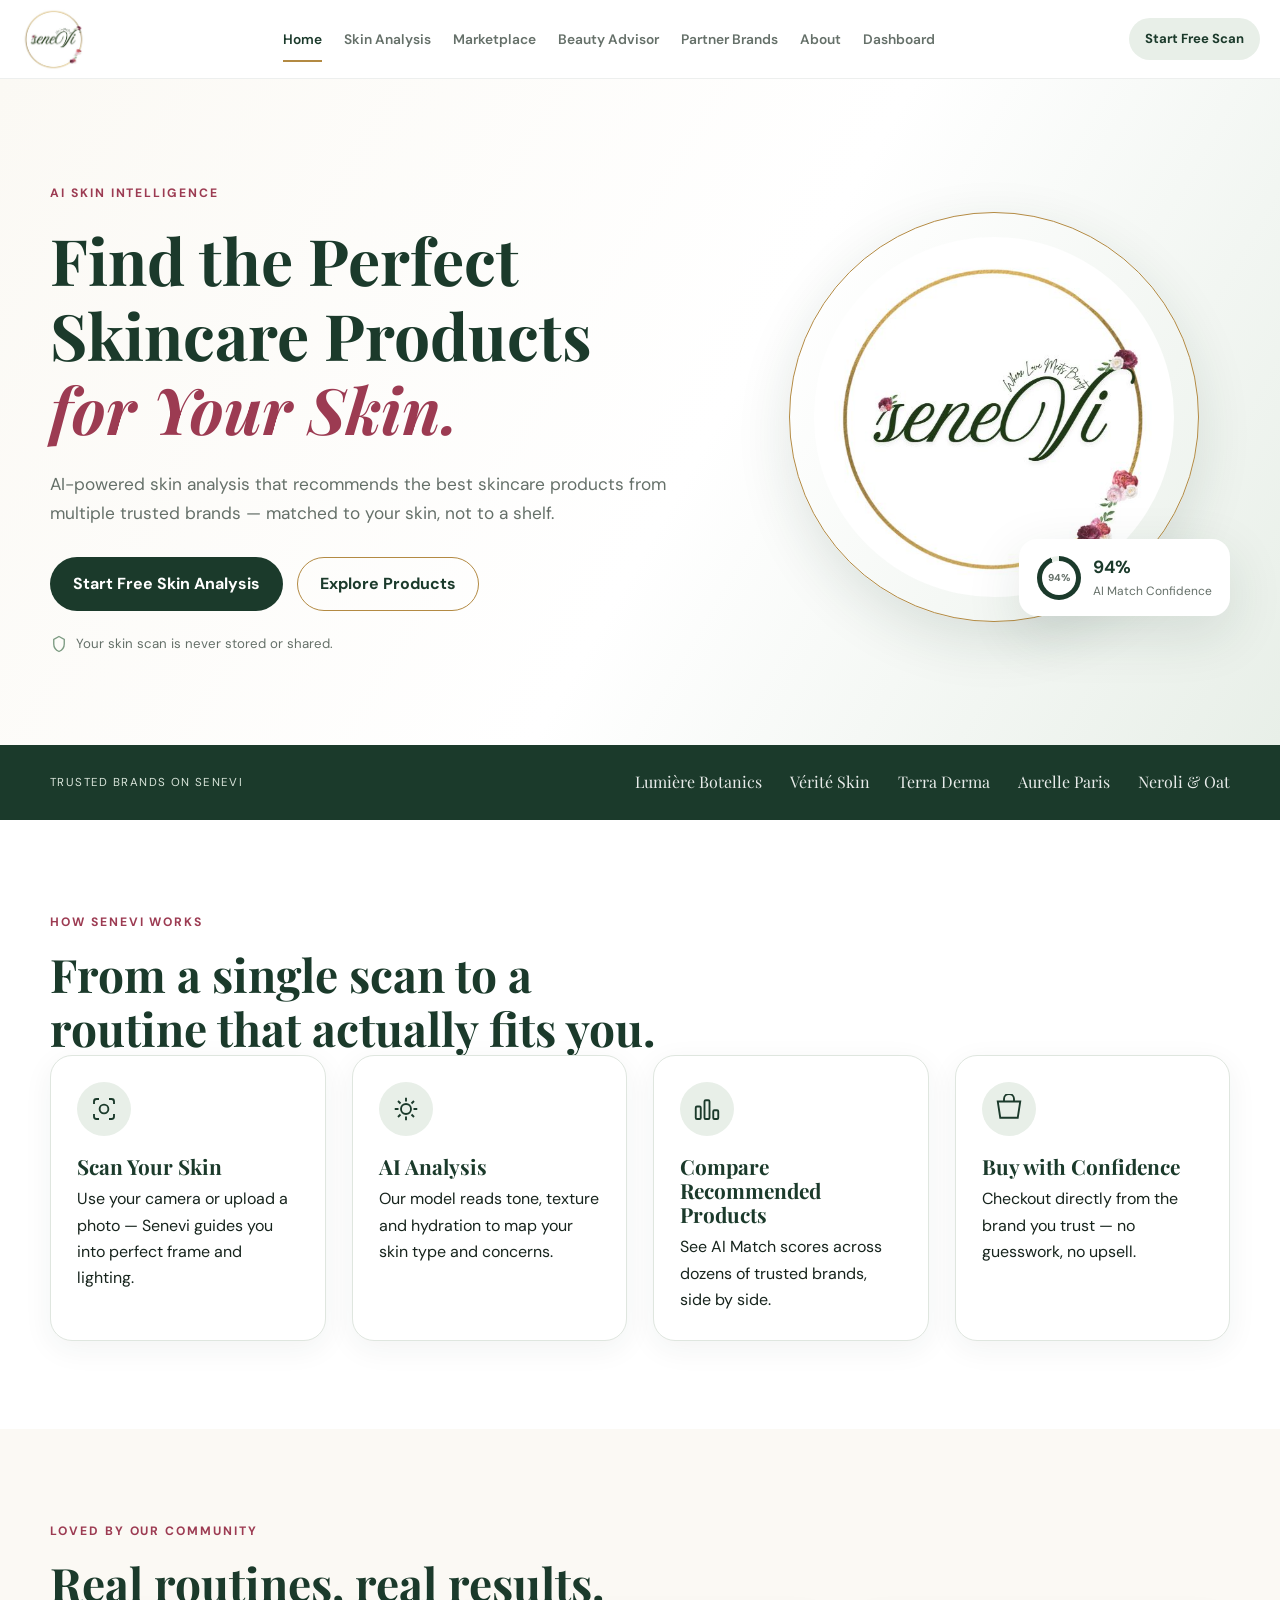
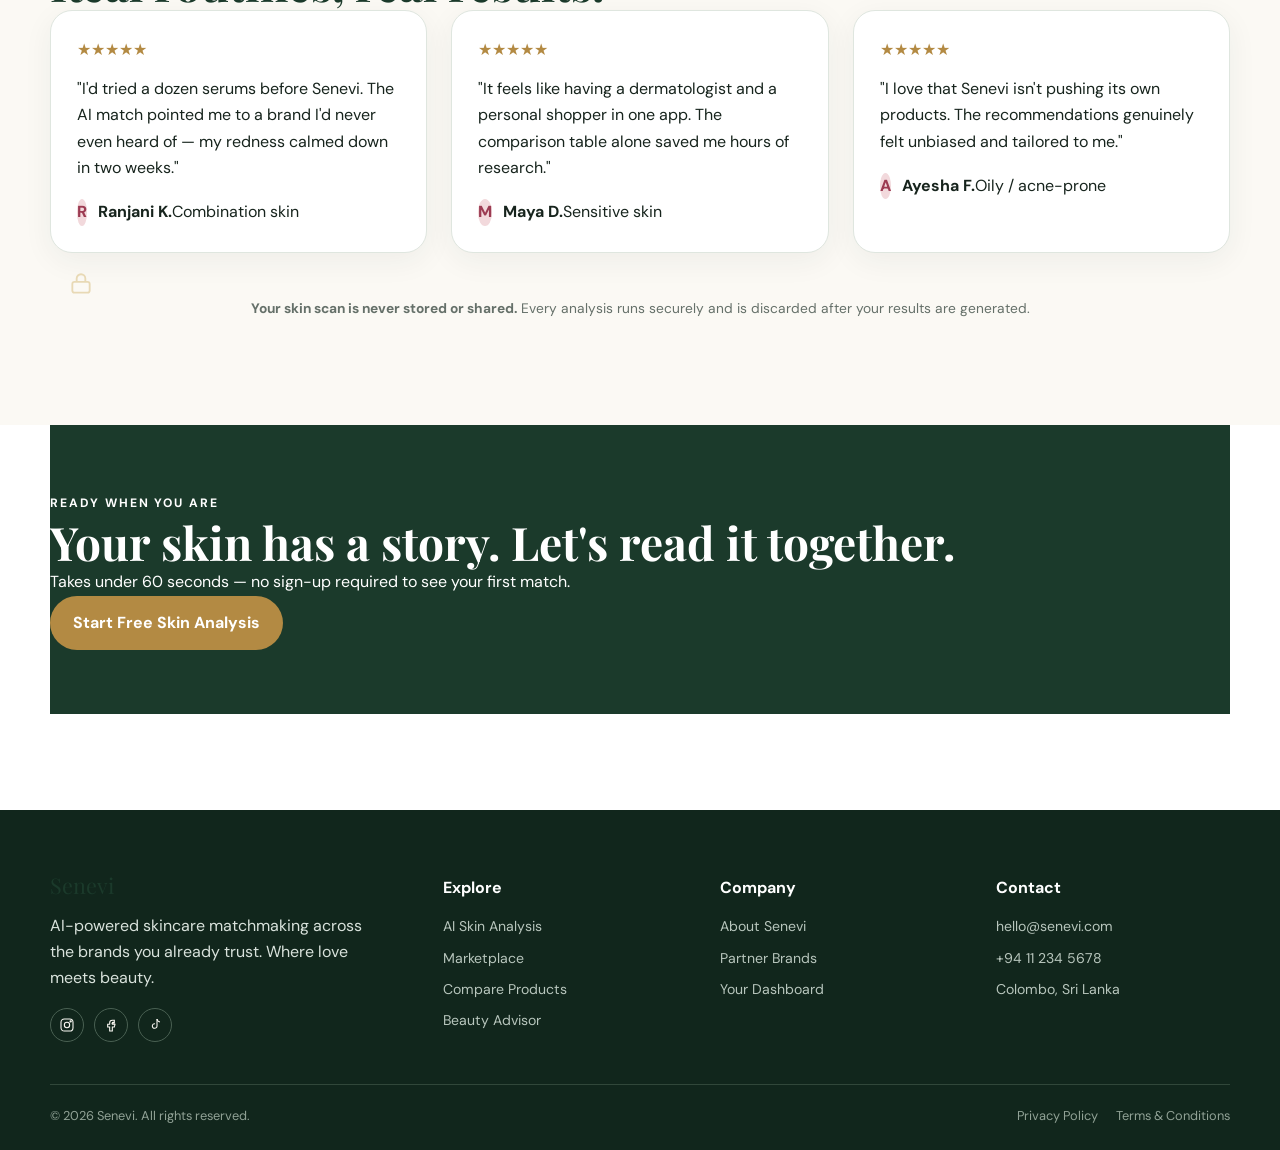
<file: index.html>
<!DOCTYPE html>
<html lang="en">
<head>
<meta charset="UTF-8">
<meta name="viewport" content="width=device-width, initial-scale=1.0">
<title>Senevi — AI Skincare Matchmaking | Where Love Meets Beauty</title>
<link rel="stylesheet" href="assets/style.css">
<link rel="icon" type="image/jpeg" href="assets/images/senevi-logo.jpeg">
</head>
<body>

<!-- ============ NAV ============ -->
<nav class="site-nav">
  <div class="nav-inner">
    <a href="index.html" class="brand" aria-label="Senevi home">
      <img src="assets/images/senevi-logo.jpeg" alt="Senevi — Where Love Meets Beauty" class="site-logo">
    </a>
    <div class="nav-links">
      <a href="index.html" class="active">Home</a>
      <a href="analysis.html">Skin Analysis</a>
      <a href="marketplace.html">Marketplace</a>
      <a href="advisor.html">Beauty Advisor</a>
      <a href="partners.html">Partner Brands</a>
      <a href="about.html">About</a>
      <a href="dashboard.html">Dashboard</a>
    </div>
    <div class="nav-cta">
      <a href="analysis.html" class="btn btn-ghost btn-sm mobile-hide">Start Free Scan</a>
      <button class="nav-toggle" aria-label="Menu"><span></span><span></span><span></span></button>
    </div>
  </div>
</nav>

<!-- ============ HERO ============ -->
<header class="hero">
  <div class="container hero-grid">
    <div class="hero-copy">
      <span class="eyebrow">AI Skin Intelligence</span>
      <h1>Find the Perfect Skincare Products <em>for Your Skin.</em></h1>
      <p class="lede">AI-powered skin analysis that recommends the best skincare products from multiple trusted brands — matched to your skin, not to a shelf.</p>
      <div class="hero-actions">
        <a href="analysis.html" class="btn btn-primary">Start Free Skin Analysis</a>
        <a href="marketplace.html" class="btn btn-outline-gold">Explore Products</a>
      </div>
      <div class="hero-note">
        <svg width="18" height="18" viewBox="0 0 24 24" fill="none" stroke="#7C9B82" stroke-width="1.8"><path d="M12 2l7 4v6c0 5-3.5 8.5-7 10-3.5-1.5-7-5-7-10V6l7-4z"/></svg>
        Your skin scan is never stored or shared.
      </div>
    </div>
    <div class="hero-visual">
      <div class="hero-ring">
        <div class="hero-photo"><img src="assets/images/senevi-logo.jpeg" alt="Senevi logo" class="hero-logo-image"></div>
      </div>
      <div class="hero-badge">
        <div class="dial" data-dial="94" data-size="44"></div>
        <span>
          <b>94%</b>
          AI Match Confidence
        </span>
      </div>
    </div>
  </div>
</header>

<!-- ============ BRAND STRIP ============ -->
<section class="brand-strip">
  <div class="container">
    <span class="strip-label">Trusted brands on Senevi</span>
    <div class="strip-logos">
      <span>Lumière Botanics</span>
      <span>Vérité Skin</span>
      <span>Terra Derma</span>
      <span>Aurelle Paris</span>
      <span>Neroli & Oat</span>
    </div>
  </div>
</section>

<!-- ============ HOW IT WORKS ============ -->
<section class="section">
  <div class="container">
    <span class="eyebrow">How Senevi Works</span>
    <h2 style="margin-top:14px; max-width:640px;">From a single scan to a routine that actually fits you.</h2>
    <div class="steps-grid">
      <div class="step-card reveal">
        <div class="step-num">
          <svg width="30" height="30" viewBox="0 0 24 24" fill="none" stroke="#1B3A2B" stroke-width="1.5"><path d="M4 8V6a2 2 0 012-2h2M20 8V6a2 2 0 00-2-2h-2M4 16v2a2 2 0 002 2h2M20 16v2a2 2 0 01-2 2h-2"/><circle cx="12" cy="12" r="3.5"/></svg>
        </div>
        <h3>Scan Your Skin</h3>
        <p>Use your camera or upload a photo — Senevi guides you into perfect frame and lighting.</p>
      </div>
      <div class="step-card reveal">
        <div class="step-num">
          <svg width="30" height="30" viewBox="0 0 24 24" fill="none" stroke="#1B3A2B" stroke-width="1.5"><path d="M12 3v3M12 18v3M3 12h3M18 12h3M5.6 5.6l2 2M16.4 16.4l2 2M5.6 18.4l2-2M16.4 7.6l2-2"/><circle cx="12" cy="12" r="4"/></svg>
        </div>
        <h3>AI Analysis</h3>
        <p>Our model reads tone, texture and hydration to map your skin type and concerns.</p>
      </div>
      <div class="step-card reveal">
        <div class="step-num">
          <svg width="30" height="30" viewBox="0 0 24 24" fill="none" stroke="#1B3A2B" stroke-width="1.5"><rect x="3" y="10" width="4" height="10" rx="1"/><rect x="10" y="5" width="4" height="15" rx="1"/><rect x="17" y="13" width="4" height="7" rx="1"/></svg>
        </div>
        <h3>Compare Recommended Products</h3>
        <p>See AI Match scores across dozens of trusted brands, side by side.</p>
      </div>
      <div class="step-card reveal">
        <div class="step-num">
          <svg width="30" height="30" viewBox="0 0 24 24" fill="none" stroke="#1B3A2B" stroke-width="1.5"><path d="M3 6h18l-2 13H5L3 6z"/><path d="M8 6V4a4 4 0 018 0v2"/></svg>
        </div>
        <h3>Buy with Confidence</h3>
        <p>Checkout directly from the brand you trust — no guesswork, no upsell.</p>
      </div>
    </div>
  </div>
</section>

<!-- ============ TESTIMONIALS ============ -->
<section class="section" style="background:var(--ivory);">
  <div class="container">
    <span class="eyebrow">Loved by our community</span>
    <h2 style="margin-top:14px;">Real routines, real results.</h2>
    <div class="testimonial-track">
      <div class="testimonial-card reveal">
        <div class="testimonial-stars">★★★★★</div>
        <p>"I'd tried a dozen serums before Senevi. The AI match pointed me to a brand I'd never even heard of — my redness calmed down in two weeks."</p>
        <div class="testimonial-person">
          <span class="avatar">R</span>
          <span><b>Ranjani K.</b><span>Combination skin</span></span>
        </div>
      </div>
      <div class="testimonial-card reveal">
        <div class="testimonial-stars">★★★★★</div>
        <p>"It feels like having a dermatologist and a personal shopper in one app. The comparison table alone saved me hours of research."</p>
        <div class="testimonial-person">
          <span class="avatar">M</span>
          <span><b>Maya D.</b><span>Sensitive skin</span></span>
        </div>
      </div>
      <div class="testimonial-card reveal">
        <div class="testimonial-stars">★★★★★</div>
        <p>"I love that Senevi isn't pushing its own products. The recommendations genuinely felt unbiased and tailored to me."</p>
        <div class="testimonial-person">
          <span class="avatar">A</span>
          <span><b>Ayesha F.</b><span>Oily / acne-prone</span></span>
        </div>
      </div>
    </div>

    <div class="privacy-strip reveal">
      <svg width="26" height="26" viewBox="0 0 24 24" fill="none" stroke="#E8D9B5" stroke-width="1.7"><rect x="4" y="10" width="16" height="10" rx="2"/><path d="M8 10V7a4 4 0 018 0v3"/></svg>
      <p><b>Your skin scan is never stored or shared.</b> Every analysis runs securely and is discarded after your results are generated.</p>
    </div>
  </div>
</section>

<!-- ============ CTA BAND ============ -->
<section class="container">
  <div class="cta-band reveal">
    <span class="eyebrow" style="color:var(--gold-soft);">Ready when you are</span>
    <h2>Your skin has a story. Let's read it together.</h2>
    <p>Takes under 60 seconds — no sign-up required to see your first match.</p>
    <a href="analysis.html" class="btn btn-gold">Start Free Skin Analysis</a>
  </div>
</section>

<div style="height:96px"></div>

<!-- ============ FOOTER ============ -->
<footer class="site-footer">
  <div class="container">
    <div class="footer-grid">
      <div class="footer-brand">
        <span class="brand-name">Senevi</span>
        <p>AI-powered skincare matchmaking across the brands you already trust. Where love meets beauty.</p>
        <div class="social-row">
          <a href="#" aria-label="Instagram"><svg width="16" height="16" viewBox="0 0 24 24" fill="none" stroke="#FBF9F4" stroke-width="1.6"><rect x="3" y="3" width="18" height="18" rx="5"/><circle cx="12" cy="12" r="4"/><circle cx="17.5" cy="6.5" r="1"/></svg></a>
          <a href="#" aria-label="Facebook"><svg width="16" height="16" viewBox="0 0 24 24" fill="none" stroke="#FBF9F4" stroke-width="1.6"><path d="M14 9h3V5h-3a4 4 0 00-4 4v2H7v4h3v6h4v-6h3l1-4h-4V9a1 1 0 011-1z"/></svg></a>
          <a href="#" aria-label="TikTok"><svg width="16" height="16" viewBox="0 0 24 24" fill="none" stroke="#FBF9F4" stroke-width="1.6"><path d="M15 3v10.5a3.5 3.5 0 11-3-3.46"/><path d="M15 3c.5 2.5 2.2 4.2 4.5 4.5"/></svg></a>
        </div>
      </div>
      <div class="footer-col">
        <h4>Explore</h4>
        <a href="analysis.html">AI Skin Analysis</a>
        <a href="marketplace.html">Marketplace</a>
        <a href="compare.html">Compare Products</a>
        <a href="advisor.html">Beauty Advisor</a>
      </div>
      <div class="footer-col">
        <h4>Company</h4>
        <a href="about.html">About Senevi</a>
        <a href="partners.html">Partner Brands</a>
        <a href="dashboard.html">Your Dashboard</a>
      </div>
      <div class="footer-col">
        <h4>Contact</h4>
        <a href="mailto:hello@senevi.com">hello@senevi.com</a>
        <a href="tel:+94112345678">+94 11 234 5678</a>
        <a href="#">Colombo, Sri Lanka</a>
      </div>
    </div>
    <div class="footer-bottom">
      <span>© 2026 Senevi. All rights reserved.</span>
      <span style="display:flex; gap:18px;">
        <a href="#">Privacy Policy</a>
        <a href="#">Terms & Conditions</a>
      </span>
    </div>
  </div>
</footer>

<script src="assets/main.js"></script>
</body>
</html>
</file>
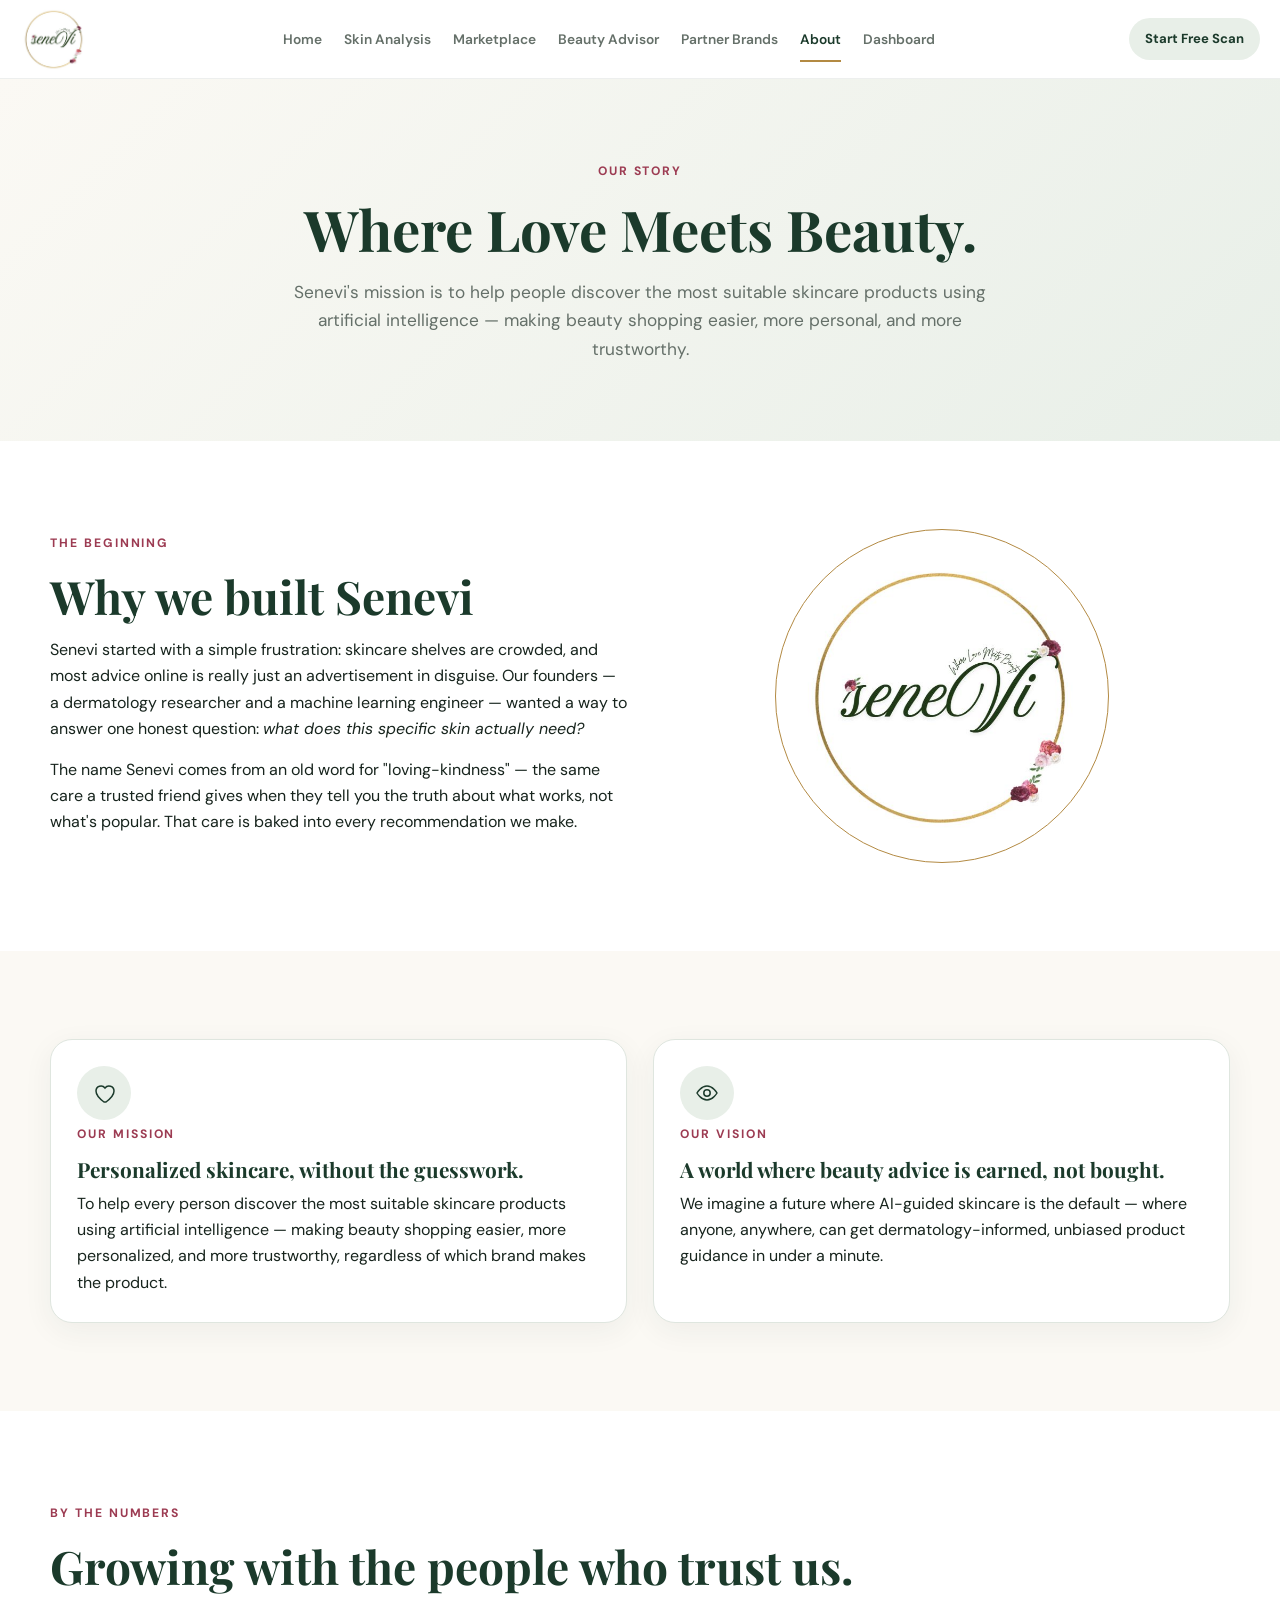
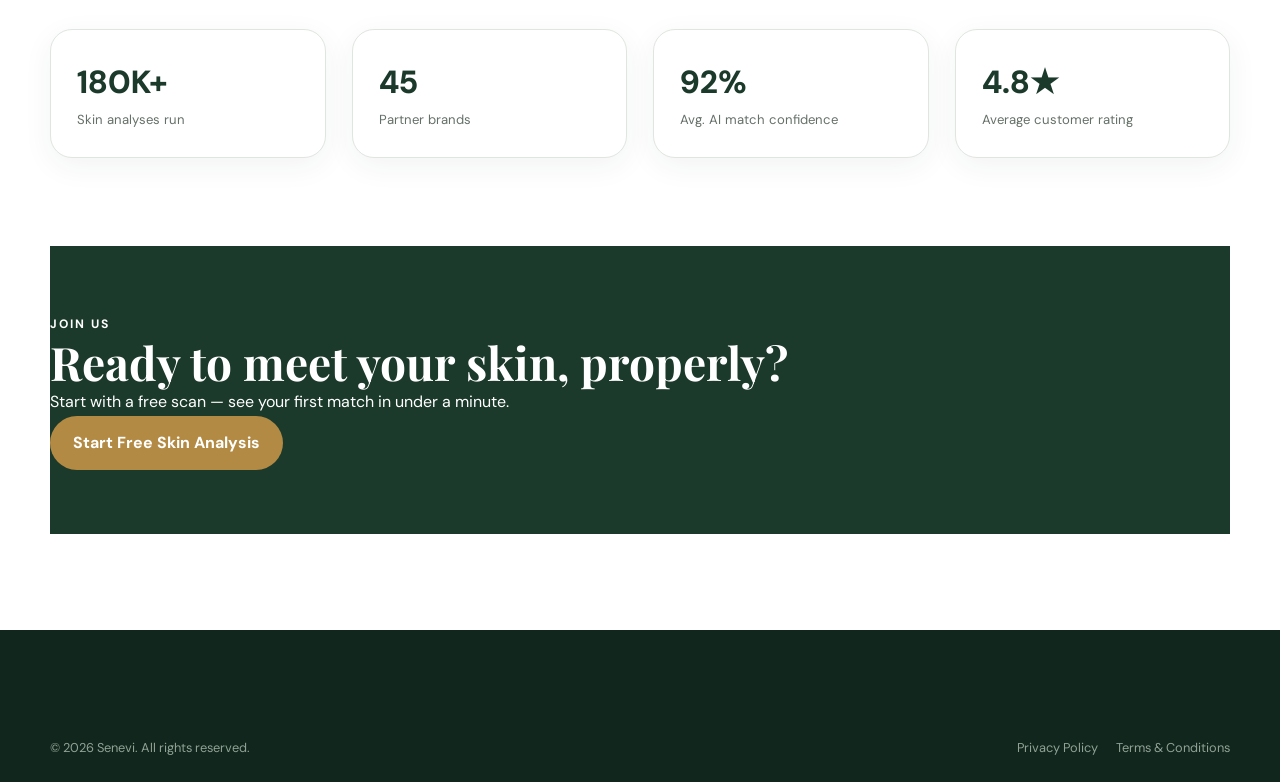
<file: about.html>
<!DOCTYPE html>
<html lang="en">
<head>
<meta charset="UTF-8">
<meta name="viewport" content="width=device-width, initial-scale=1.0">
<title>About Senevi</title>
<link rel="stylesheet" href="assets/style.css">
<link rel="icon" type="image/jpeg" href="assets/images/senevi-logo.jpeg">
</head>
<body>

<nav class="site-nav">
  <div class="nav-inner">
    <a href="index.html" class="brand" aria-label="Senevi home">
      <img src="assets/images/senevi-logo.jpeg" alt="Senevi — Where Love Meets Beauty" class="site-logo">
    </a>
    <div class="nav-links">
      <a href="index.html">Home</a>
      <a href="analysis.html">Skin Analysis</a>
      <a href="marketplace.html">Marketplace</a>
      <a href="advisor.html">Beauty Advisor</a>
      <a href="partners.html">Partner Brands</a>
      <a href="about.html" class="active">About</a>
      <a href="dashboard.html">Dashboard</a>
    </div>
    <div class="nav-cta">
      <a href="analysis.html" class="btn btn-ghost btn-sm mobile-hide">Start Free Scan</a>
      <button class="nav-toggle" aria-label="Menu"><span></span><span></span><span></span></button>
    </div>
  </div>
</nav>

<header class="page-hero">
  <div class="container">
    <span class="eyebrow">Our Story</span>
    <h1>Where Love Meets Beauty.</h1>
    <p class="lede">Senevi's mission is to help people discover the most suitable skincare products using artificial intelligence — making beauty shopping easier, more personal, and more trustworthy.</p>
  </div>
</header>

<section class="section">
  <div class="container split">
    <div class="reveal">
      <span class="eyebrow">The Beginning</span>
      <h2 style="margin:14px 0;">Why we built Senevi</h2>
      <p>Senevi started with a simple frustration: skincare shelves are crowded, and most advice online is really just an advertisement in disguise. Our founders — a dermatology researcher and a machine learning engineer — wanted a way to answer one honest question: <em>what does this specific skin actually need?</em></p>
      <p style="margin-top:14px;">The name Senevi comes from an old word for "loving-kindness" — the same care a trusted friend gives when they tell you the truth about what works, not what's popular. That care is baked into every recommendation we make.</p>
    </div>
    <div class="reveal" style="display:flex; justify-content:center;">
      <div class="ring-frame">
        <div class="about-logo-circle"><img src="assets/images/senevi-logo.jpeg" alt="Senevi logo"></div>
      </div>
    </div>
  </div>
</section>

<section class="section" style="background:var(--ivory);">
  <div class="container grid-2">
    <div class="mission-card reveal">
      <div class="badge-circle"><svg width="24" height="24" viewBox="0 0 24 24" fill="none" stroke="#1B3A2B" stroke-width="1.5"><path d="M12 21c-4-3-8-6.5-8-11a5 5 0 019-3 5 5 0 019 3c0 4.5-4 8-8 11z"/></svg></div>
      <span class="eyebrow">Our Mission</span>
      <h3 style="margin:10px 0;">Personalized skincare, without the guesswork.</h3>
      <p>To help every person discover the most suitable skincare products using artificial intelligence — making beauty shopping easier, more personalized, and more trustworthy, regardless of which brand makes the product.</p>
    </div>
    <div class="mission-card reveal">
      <div class="badge-circle"><svg width="24" height="24" viewBox="0 0 24 24" fill="none" stroke="#1B3A2B" stroke-width="1.5"><circle cx="12" cy="12" r="3.2"/><path d="M2 12s4-7 10-7 10 7 10 7-4 7-10 7-10-7-10-7z"/></svg></div>
      <span class="eyebrow">Our Vision</span>
      <h3 style="margin:10px 0;">A world where beauty advice is earned, not bought.</h3>
      <p>We imagine a future where AI-guided skincare is the default — where anyone, anywhere, can get dermatology-informed, unbiased product guidance in under a minute.</p>
    </div>
  </div>
</section>

<section class="section">
  <div class="container">
    <span class="eyebrow">By the Numbers</span>
    <h2 style="margin:14px 0 36px;">Growing with the people who trust us.</h2>
    <div class="grid-4">
      <div class="stat-card reveal"><div class="stat-value">180K+</div><div class="stat-label">Skin analyses run</div></div>
      <div class="stat-card reveal"><div class="stat-value">45</div><div class="stat-label">Partner brands</div></div>
      <div class="stat-card reveal"><div class="stat-value">92%</div><div class="stat-label">Avg. AI match confidence</div></div>
      <div class="stat-card reveal"><div class="stat-value">4.8★</div><div class="stat-label">Average customer rating</div></div>
    </div>
  </div>
</section>

<section class="container">
  <div class="cta-band reveal">
    <span class="eyebrow" style="color:var(--gold-soft);">Join us</span>
    <h2>Ready to meet your skin, properly?</h2>
    <p>Start with a free scan — see your first match in under a minute.</p>
    <a href="analysis.html" class="btn btn-gold">Start Free Skin Analysis</a>
  </div>
</section>

<div style="height:96px"></div>

<footer class="site-footer">
  <div class="container">
    <div class="footer-bottom" style="border-top:none; padding-top:0;">
      <span>© 2026 Senevi. All rights reserved.</span>
      <span style="display:flex; gap:18px;"><a href="#">Privacy Policy</a><a href="#">Terms & Conditions</a></span>
    </div>
  </div>
</footer>

<script src="assets/main.js"></script>
</body>
</html>
</file>
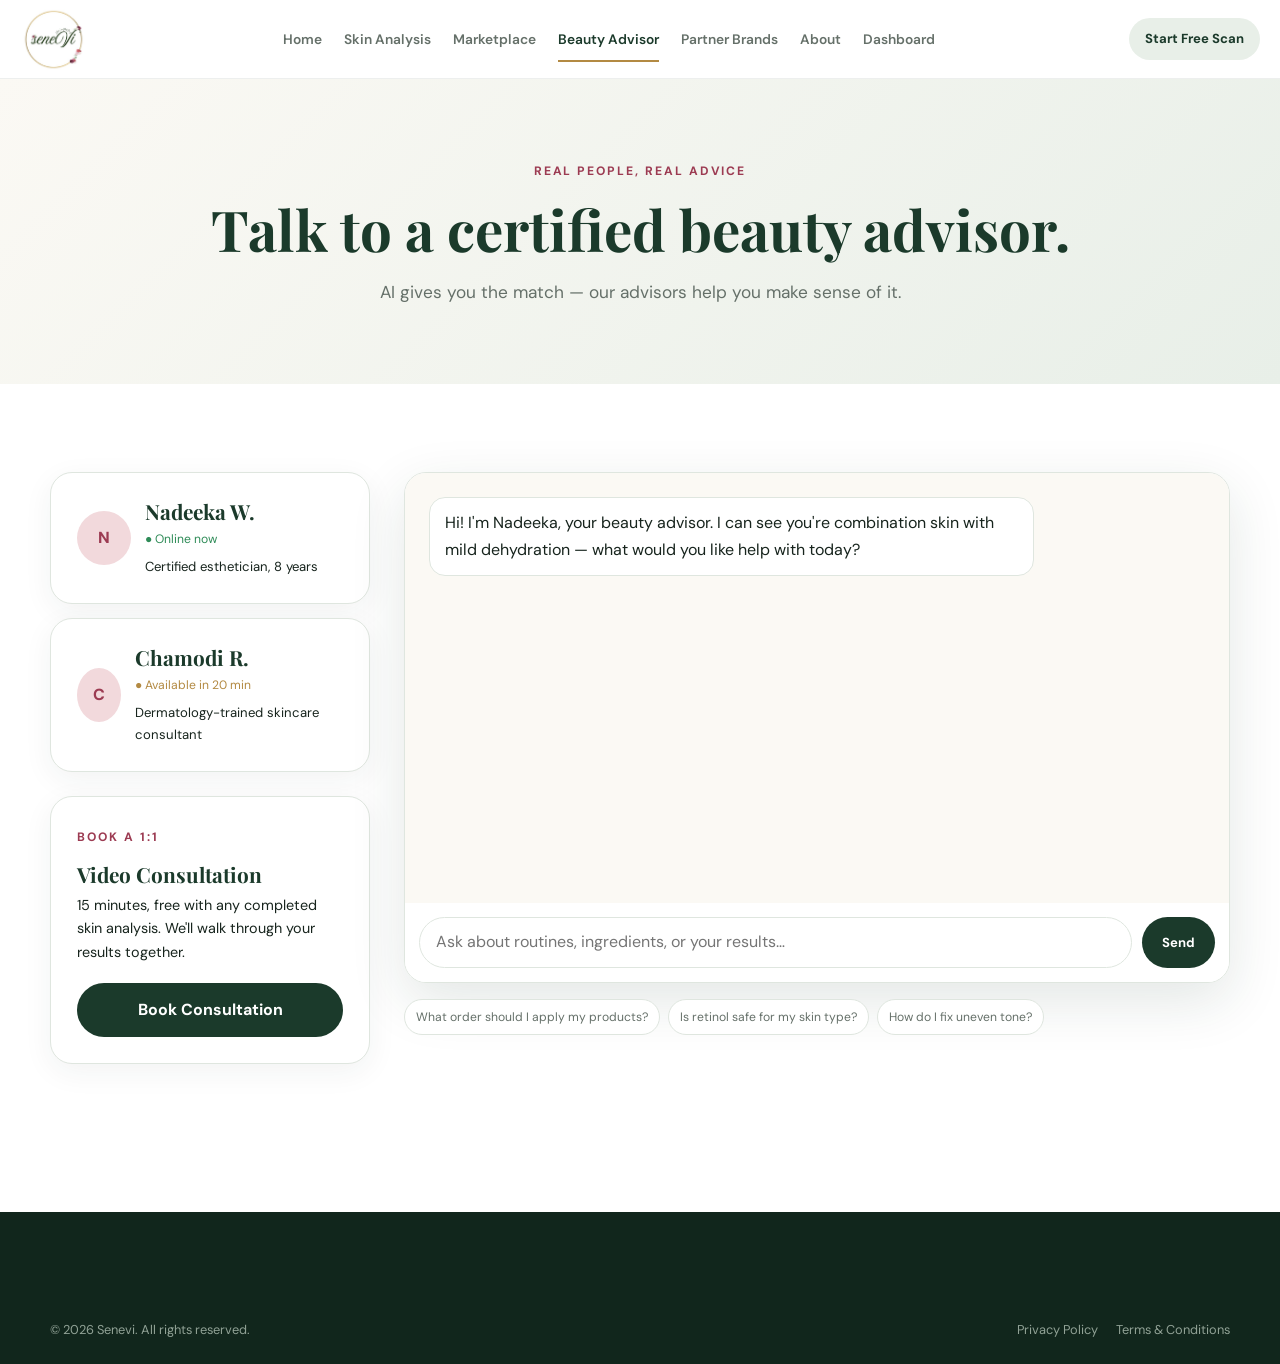
<file: advisor.html>
<!DOCTYPE html>
<html lang="en">
<head>
<meta charset="UTF-8">
<meta name="viewport" content="width=device-width, initial-scale=1.0">
<title>Beauty Advisor | Senevi</title>
<link rel="stylesheet" href="assets/style.css">
<link rel="icon" type="image/jpeg" href="assets/images/senevi-logo.jpeg">
</head>
<body>

<nav class="site-nav">
  <div class="nav-inner">
    <a href="index.html" class="brand" aria-label="Senevi home">
      <img src="assets/images/senevi-logo.jpeg" alt="Senevi — Where Love Meets Beauty" class="site-logo">
    </a>
    <div class="nav-links">
      <a href="index.html">Home</a>
      <a href="analysis.html">Skin Analysis</a>
      <a href="marketplace.html">Marketplace</a>
      <a href="advisor.html" class="active">Beauty Advisor</a>
      <a href="partners.html">Partner Brands</a>
      <a href="about.html">About</a>
      <a href="dashboard.html">Dashboard</a>
    </div>
    <div class="nav-cta">
      <a href="analysis.html" class="btn btn-ghost btn-sm mobile-hide">Start Free Scan</a>
      <button class="nav-toggle" aria-label="Menu"><span></span><span></span><span></span></button>
    </div>
  </div>
</nav>

<header class="page-hero">
  <div class="container">
    <span class="eyebrow">Real People, Real Advice</span>
    <h1>Talk to a certified beauty advisor.</h1>
    <p class="lede">AI gives you the match — our advisors help you make sense of it.</p>
  </div>
</header>

<section class="section">
  <div class="container advisor-layout">

    <div>
      <div class="advisor-card reveal">
        <span class="avatar" style="width:54px; height:54px;">N</span>
        <div>
          <h3 style="margin-bottom:2px;">Nadeeka W.</h3>
          <span class="advisor-status">● Online now</span>
          <p style="font-size:.82rem; margin-top:4px;">Certified esthetician, 8 years</p>
        </div>
      </div>
      <div class="advisor-card reveal">
        <span class="avatar" style="width:54px; height:54px;">C</span>
        <div>
          <h3 style="margin-bottom:2px;">Chamodi R.</h3>
          <span class="advisor-status" style="color:var(--gold);">● Available in 20 min</span>
          <p style="font-size:.82rem; margin-top:4px;">Dermatology-trained skincare consultant</p>
        </div>
      </div>

      <div class="mission-card reveal" style="margin-top:24px;">
        <span class="eyebrow">Book a 1:1</span>
        <h3 style="margin:12px 0 8px;">Video Consultation</h3>
        <p style="margin-bottom:18px; font-size:.9rem;">15 minutes, free with any completed skin analysis. We'll walk through your results together.</p>
        <button class="btn btn-primary btn-block" data-toast="Consultation request sent — check your email for a time slot.">Book Consultation</button>
      </div>
    </div>

    <div>
      <div class="chat-window reveal">
        <div class="chat-messages" id="chatMessages">
          <div class="msg bot">Hi! I'm Nadeeka, your beauty advisor. I can see you're combination skin with mild dehydration — what would you like help with today?</div>
        </div>
        <form id="chatForm" class="chat-input-row">
          <input type="text" id="chatInput" placeholder="Ask about routines, ingredients, or your results…" autocomplete="off">
          <button type="submit" class="btn btn-primary btn-sm">Send</button>
        </form>
      </div>
      <div class="chip-row" style="margin-top:16px;">
        <button class="chip" data-quickask>What order should I apply my products?</button>
        <button class="chip" data-quickask>Is retinol safe for my skin type?</button>
        <button class="chip" data-quickask>How do I fix uneven tone?</button>
      </div>
    </div>
  </div>
</section>

<div style="height:60px"></div>

<footer class="site-footer">
  <div class="container">
    <div class="footer-bottom" style="border-top:none; padding-top:0;">
      <span>© 2026 Senevi. All rights reserved.</span>
      <span style="display:flex; gap:18px;"><a href="#">Privacy Policy</a><a href="#">Terms & Conditions</a></span>
    </div>
  </div>
</footer>

<script src="assets/main.js"></script>
</body>
</html>
</file>
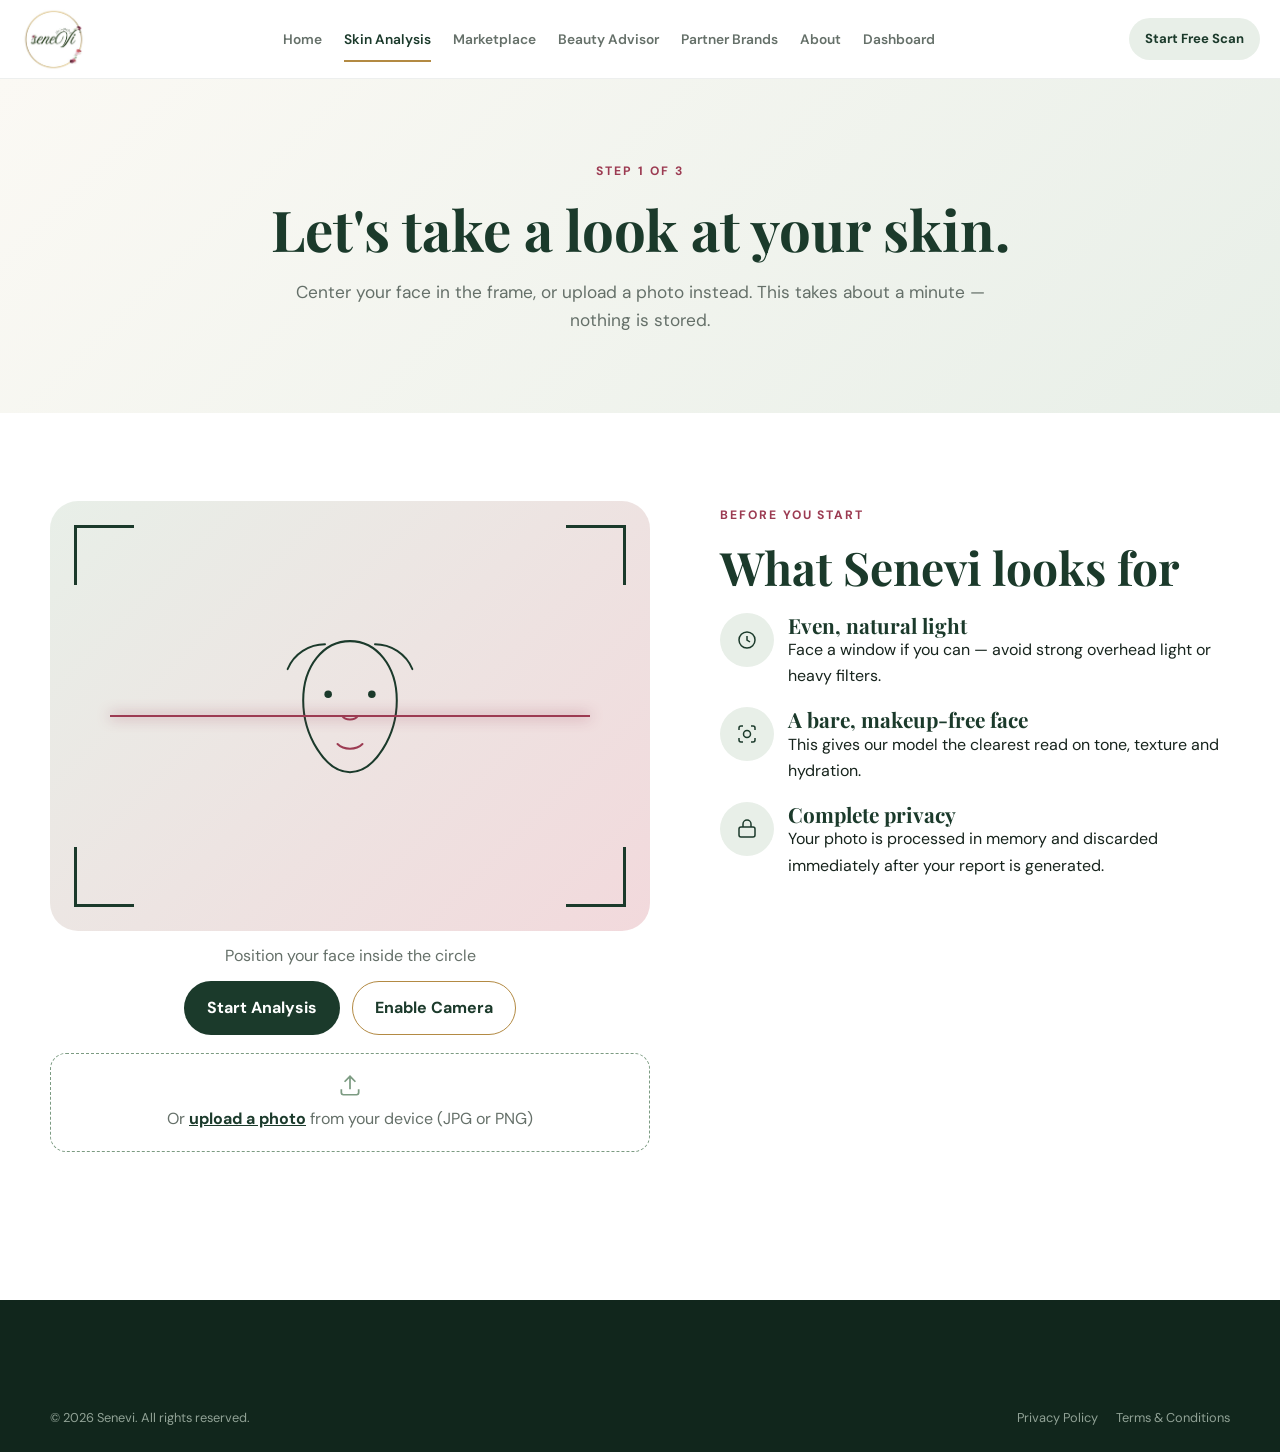
<file: analysis.html>
<!DOCTYPE html>
<html lang="en">
<head>
<meta charset="UTF-8">
<meta name="viewport" content="width=device-width, initial-scale=1.0">
<title>AI Skin Analysis | Senevi</title>
<link rel="stylesheet" href="assets/style.css">
<link rel="icon" type="image/jpeg" href="assets/images/senevi-logo.jpeg">
</head>
<body>

<nav class="site-nav">
  <div class="nav-inner">
    <a href="index.html" class="brand" aria-label="Senevi home">
      <img src="assets/images/senevi-logo.jpeg" alt="Senevi — Where Love Meets Beauty" class="site-logo">
    </a>
    <div class="nav-links">
      <a href="index.html">Home</a>
      <a href="analysis.html" class="active">Skin Analysis</a>
      <a href="marketplace.html">Marketplace</a>
      <a href="advisor.html">Beauty Advisor</a>
      <a href="partners.html">Partner Brands</a>
      <a href="about.html">About</a>
      <a href="dashboard.html">Dashboard</a>
    </div>
    <div class="nav-cta">
      <a href="analysis.html" class="btn btn-ghost btn-sm mobile-hide">Start Free Scan</a>
      <button class="nav-toggle" aria-label="Menu"><span></span><span></span><span></span></button>
    </div>
  </div>
</nav>

<header class="page-hero">
  <div class="container">
    <span class="eyebrow">Step 1 of 3</span>
    <h1>Let's take a look at your skin.</h1>
    <p class="lede">Center your face in the frame, or upload a photo instead. This takes about a minute — nothing is stored.</p>
  </div>
</header>

<section class="section">
  <div class="container scan-wrap">
    <div>
      <div class="scan-frame" id="scanFrame">
        <div class="scan-corner tl"></div>
        <div class="scan-corner tr"></div>
        <div class="scan-corner bl"></div>
        <div class="scan-corner br"></div>
        <div class="scan-line"></div>
        <svg class="face" viewBox="0 0 200 200" fill="none">
          <path d="M70 90c0-22 13-38 30-38s30 16 30 38-14 46-30 46-30-24-30-46z" stroke="#1B3A2B" stroke-width="1.3"/>
          <circle cx="86" cy="86" r="2.4" fill="#1B3A2B"/>
          <circle cx="114" cy="86" r="2.4" fill="#1B3A2B"/>
          <path d="M95 100c2 3 8 3 10 0" stroke="#9C3B52" stroke-width="1.3" stroke-linecap="round"/>
          <path d="M92 118c4 4 12 4 16 0" stroke="#9C3B52" stroke-width="1.3" stroke-linecap="round"/>
          <path d="M60 70c4-10 14-16 24-16M116 54c10 0 20 6 24 16" stroke="#1B3A2B" stroke-width="1.2" stroke-linecap="round"/>
        </svg>
      </div>
      <p class="scan-status">Position your face inside the circle</p>

      <div class="bloom-progress" style="display:none; margin-top:26px;">
        <div class="bloom-track"><div class="bloom-fill"></div></div>
        <div class="bloom-steps">
          <span>Face detected</span>
          <span>Texture mapped</span>
          <span>Tone analyzed</span>
          <span>Products matched</span>
          <span>Report ready</span>
        </div>
      </div>

      <div class="scan-actions">
        <button class="btn btn-primary" id="startAnalysisBtn">Start Analysis</button>
        <button class="btn btn-outline-gold" data-toast="Camera access simulated for this preview.">Enable Camera</button>
      </div>

      <div class="upload-drop">
        <svg width="26" height="26" viewBox="0 0 24 24" fill="none" stroke="#7C9B82" stroke-width="1.6" style="margin:0 auto 8px;"><path d="M12 16V4M7 9l5-5 5 5"/><path d="M4 16v3a2 2 0 002 2h12a2 2 0 002-2v-3"/></svg>
        Or <a href="#" style="color:var(--forest); font-weight:700; text-decoration:underline;" data-toast="Upload simulated for this preview.">upload a photo</a> from your device (JPG or PNG)
      </div>
    </div>

    <div>
      <span class="eyebrow">Before you start</span>
      <h2 style="margin:14px 0 18px;">What Senevi looks for</h2>
      <div style="display:flex; flex-direction:column; gap:18px;">
        <div style="display:flex; gap:14px;">
          <div class="badge-circle" style="margin:0; flex:none;"><svg width="24" height="24" viewBox="0 0 24 24" fill="none" stroke="#1B3A2B" stroke-width="1.5"><circle cx="12" cy="12" r="8"/><path d="M12 8v4l3 2"/></svg></div>
          <div><h3>Even, natural light</h3><p>Face a window if you can — avoid strong overhead light or heavy filters.</p></div>
        </div>
        <div style="display:flex; gap:14px;">
          <div class="badge-circle" style="margin:0; flex:none;"><svg width="24" height="24" viewBox="0 0 24 24" fill="none" stroke="#1B3A2B" stroke-width="1.5"><path d="M4 8V6a2 2 0 012-2h2M20 8V6a2 2 0 00-2-2h-2M4 16v2a2 2 0 002 2h2M20 16v2a2 2 0 01-2 2h-2"/><circle cx="12" cy="12" r="3.5"/></svg></div>
          <div><h3>A bare, makeup-free face</h3><p>This gives our model the clearest read on tone, texture and hydration.</p></div>
        </div>
        <div style="display:flex; gap:14px;">
          <div class="badge-circle" style="margin:0; flex:none;"><svg width="24" height="24" viewBox="0 0 24 24" fill="none" stroke="#1B3A2B" stroke-width="1.5"><rect x="4" y="10" width="16" height="10" rx="2"/><path d="M8 10V7a4 4 0 018 0v3"/></svg></div>
          <div><h3>Complete privacy</h3><p>Your photo is processed in memory and discarded immediately after your report is generated.</p></div>
        </div>
      </div>
    </div>
  </div>
</section>

<div style="height:60px"></div>

<footer class="site-footer">
  <div class="container">
    <div class="footer-bottom" style="border-top:none; padding-top:0;">
      <span>© 2026 Senevi. All rights reserved.</span>
      <span style="display:flex; gap:18px;"><a href="#">Privacy Policy</a><a href="#">Terms & Conditions</a></span>
    </div>
  </div>
</footer>

<script src="assets/main.js"></script>
</body>
</html>
</file>
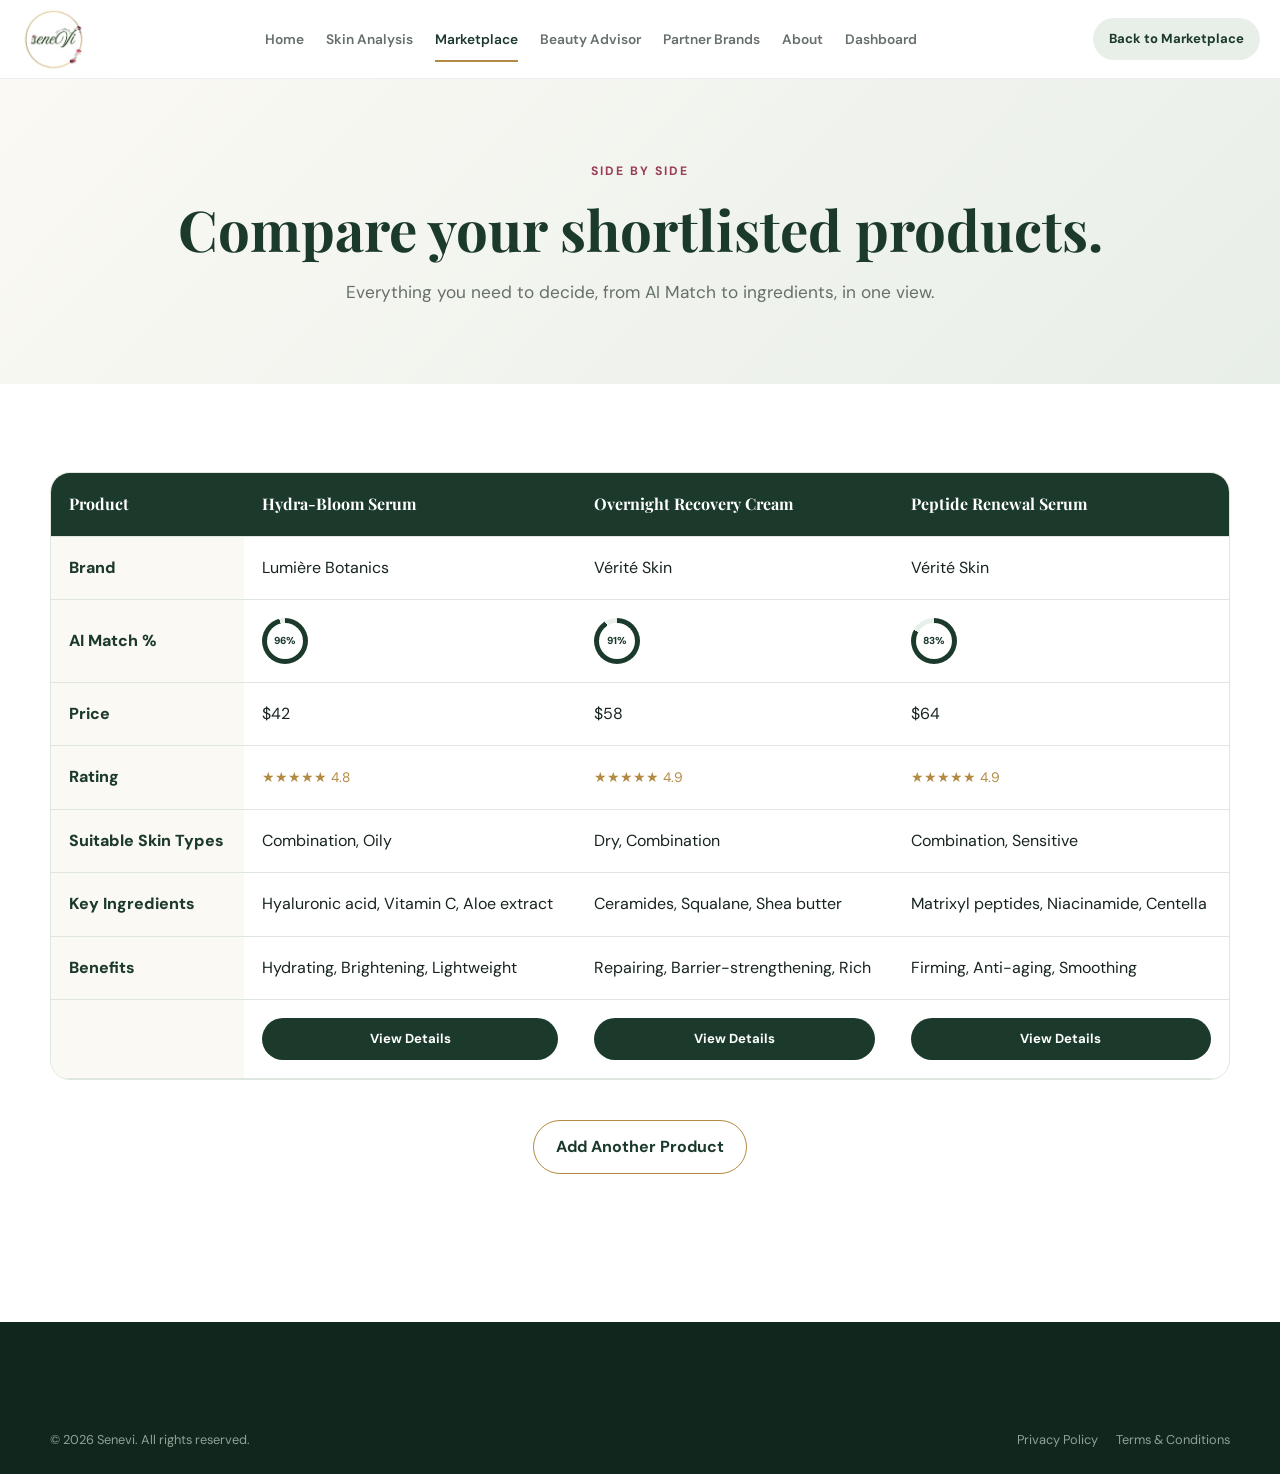
<file: compare.html>
<!DOCTYPE html>
<html lang="en">
<head>
<meta charset="UTF-8">
<meta name="viewport" content="width=device-width, initial-scale=1.0">
<title>Compare Products | Senevi</title>
<link rel="stylesheet" href="assets/style.css">
<link rel="icon" type="image/jpeg" href="assets/images/senevi-logo.jpeg">
</head>
<body>

<nav class="site-nav">
  <div class="nav-inner">
    <a href="index.html" class="brand" aria-label="Senevi home">
      <img src="assets/images/senevi-logo.jpeg" alt="Senevi — Where Love Meets Beauty" class="site-logo">
    </a>
    <div class="nav-links">
      <a href="index.html">Home</a>
      <a href="analysis.html">Skin Analysis</a>
      <a href="marketplace.html" class="active">Marketplace</a>
      <a href="advisor.html">Beauty Advisor</a>
      <a href="partners.html">Partner Brands</a>
      <a href="about.html">About</a>
      <a href="dashboard.html">Dashboard</a>
    </div>
    <div class="nav-cta">
      <a href="marketplace.html" class="btn btn-ghost btn-sm mobile-hide">Back to Marketplace</a>
      <button class="nav-toggle" aria-label="Menu"><span></span><span></span><span></span></button>
    </div>
  </div>
</nav>

<header class="page-hero">
  <div class="container">
    <span class="eyebrow">Side by Side</span>
    <h1>Compare your shortlisted products.</h1>
    <p class="lede">Everything you need to decide, from AI Match to ingredients, in one view.</p>
  </div>
</header>

<section class="section">
  <div class="container">
    <div class="compare-table-wrap">
      <table class="compare">
        <thead>
          <tr>
            <th>Product</th>
            <th>Hydra-Bloom Serum</th>
            <th>Overnight Recovery Cream</th>
            <th>Peptide Renewal Serum</th>
          </tr>
        </thead>
        <tbody>
          <tr>
            <td class="hero-cell">Brand</td>
            <td>Lumière Botanics</td>
            <td>Vérité Skin</td>
            <td>Vérité Skin</td>
          </tr>
          <tr>
            <td class="hero-cell">AI Match %</td>
            <td><div class="dial" data-dial="96" data-size="46"></div></td>
            <td><div class="dial" data-dial="91" data-size="46"></div></td>
            <td><div class="dial" data-dial="83" data-size="46"></div></td>
          </tr>
          <tr>
            <td class="hero-cell">Price</td>
            <td>$42</td>
            <td>$58</td>
            <td>$64</td>
          </tr>
          <tr>
            <td class="hero-cell">Rating</td>
            <td class="stars">★★★★★ 4.8</td>
            <td class="stars">★★★★★ 4.9</td>
            <td class="stars">★★★★★ 4.9</td>
          </tr>
          <tr>
            <td class="hero-cell">Suitable Skin Types</td>
            <td>Combination, Oily</td>
            <td>Dry, Combination</td>
            <td>Combination, Sensitive</td>
          </tr>
          <tr>
            <td class="hero-cell">Key Ingredients</td>
            <td>Hyaluronic acid, Vitamin C, Aloe extract</td>
            <td>Ceramides, Squalane, Shea butter</td>
            <td>Matrixyl peptides, Niacinamide, Centella</td>
          </tr>
          <tr>
            <td class="hero-cell">Benefits</td>
            <td>Hydrating, Brightening, Lightweight</td>
            <td>Repairing, Barrier-strengthening, Rich</td>
            <td>Firming, Anti-aging, Smoothing</td>
          </tr>
          <tr>
            <td class="hero-cell"></td>
            <td><a href="product.html" class="btn btn-primary btn-sm btn-block">View Details</a></td>
            <td><a href="product.html" class="btn btn-primary btn-sm btn-block">View Details</a></td>
            <td><a href="product.html" class="btn btn-primary btn-sm btn-block">View Details</a></td>
          </tr>
        </tbody>
      </table>
    </div>

    <div style="text-align:center; margin-top:40px;">
      <a href="marketplace.html" class="btn btn-outline-gold">Add Another Product</a>
    </div>
  </div>
</section>

<div style="height:60px"></div>

<footer class="site-footer">
  <div class="container">
    <div class="footer-bottom" style="border-top:none; padding-top:0;">
      <span>© 2026 Senevi. All rights reserved.</span>
      <span style="display:flex; gap:18px;"><a href="#">Privacy Policy</a><a href="#">Terms & Conditions</a></span>
    </div>
  </div>
</footer>

<script src="assets/main.js"></script>
</body>
</html>
</file>
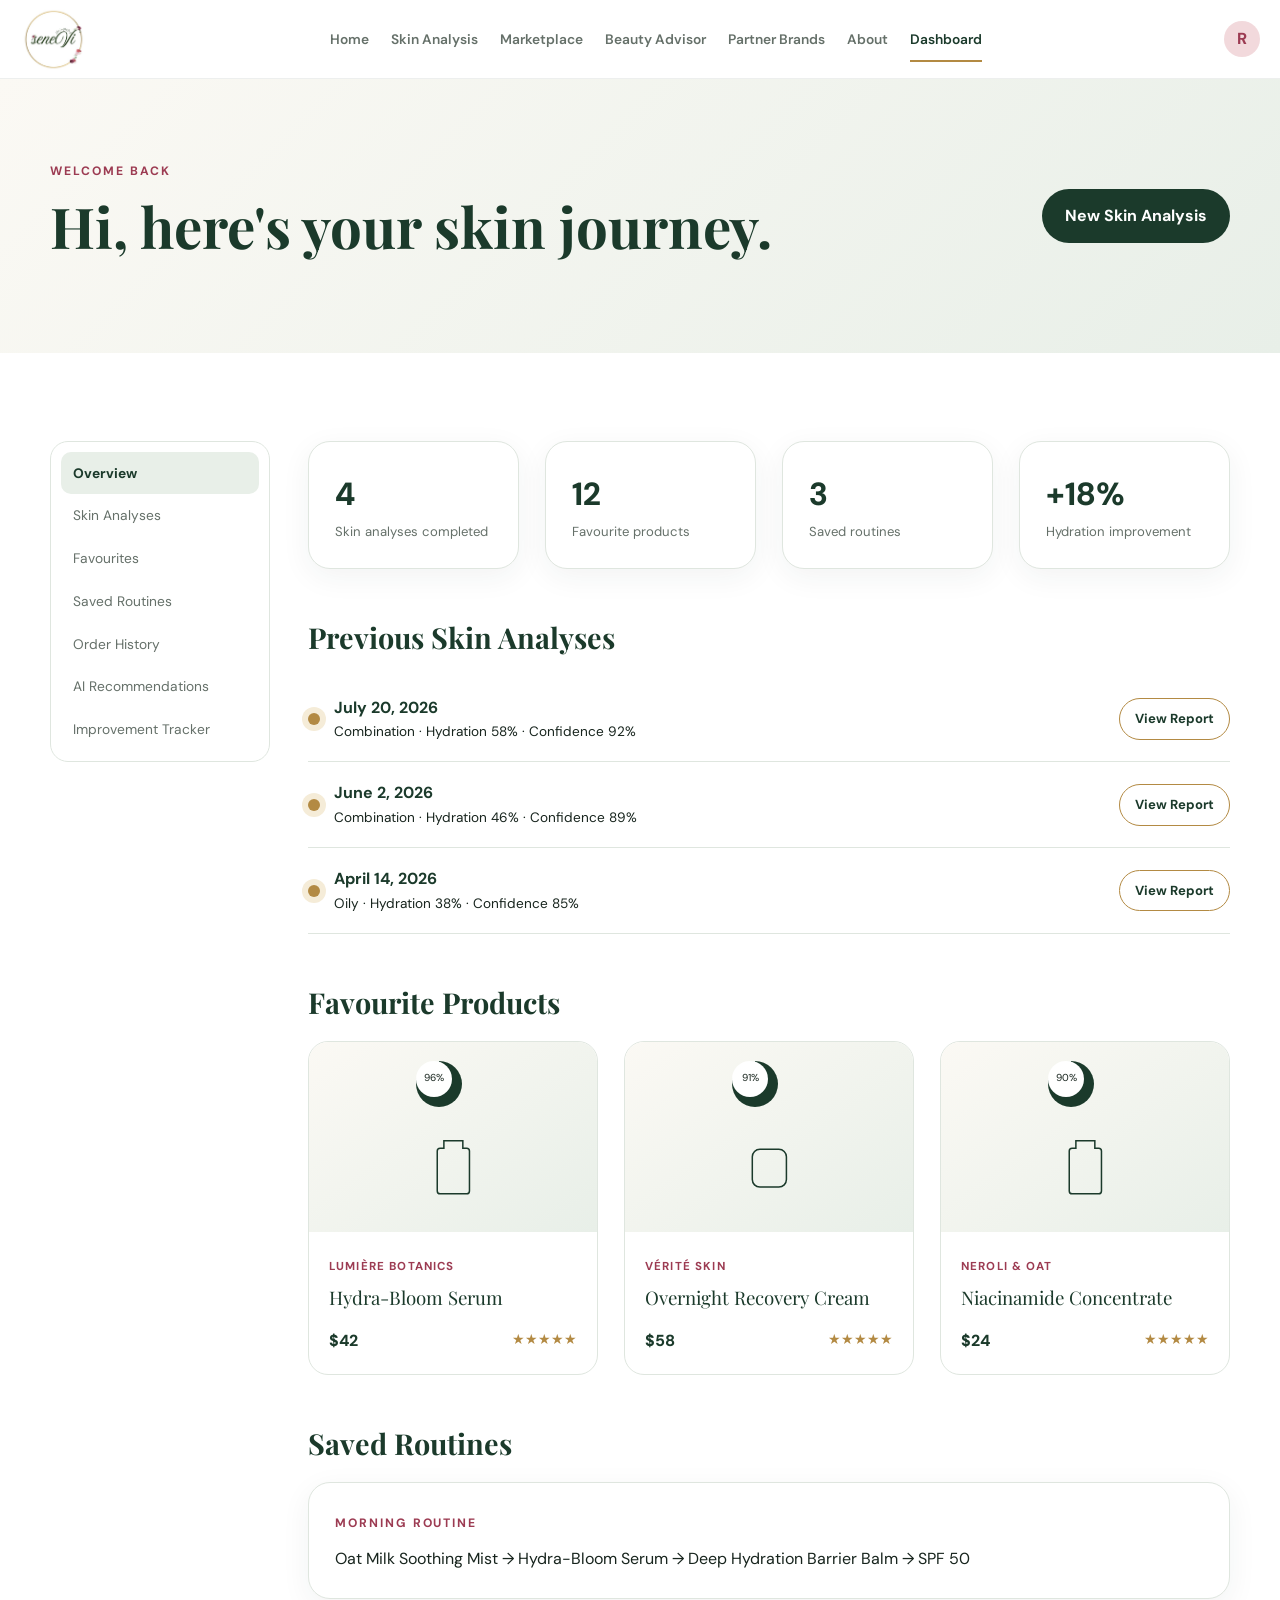
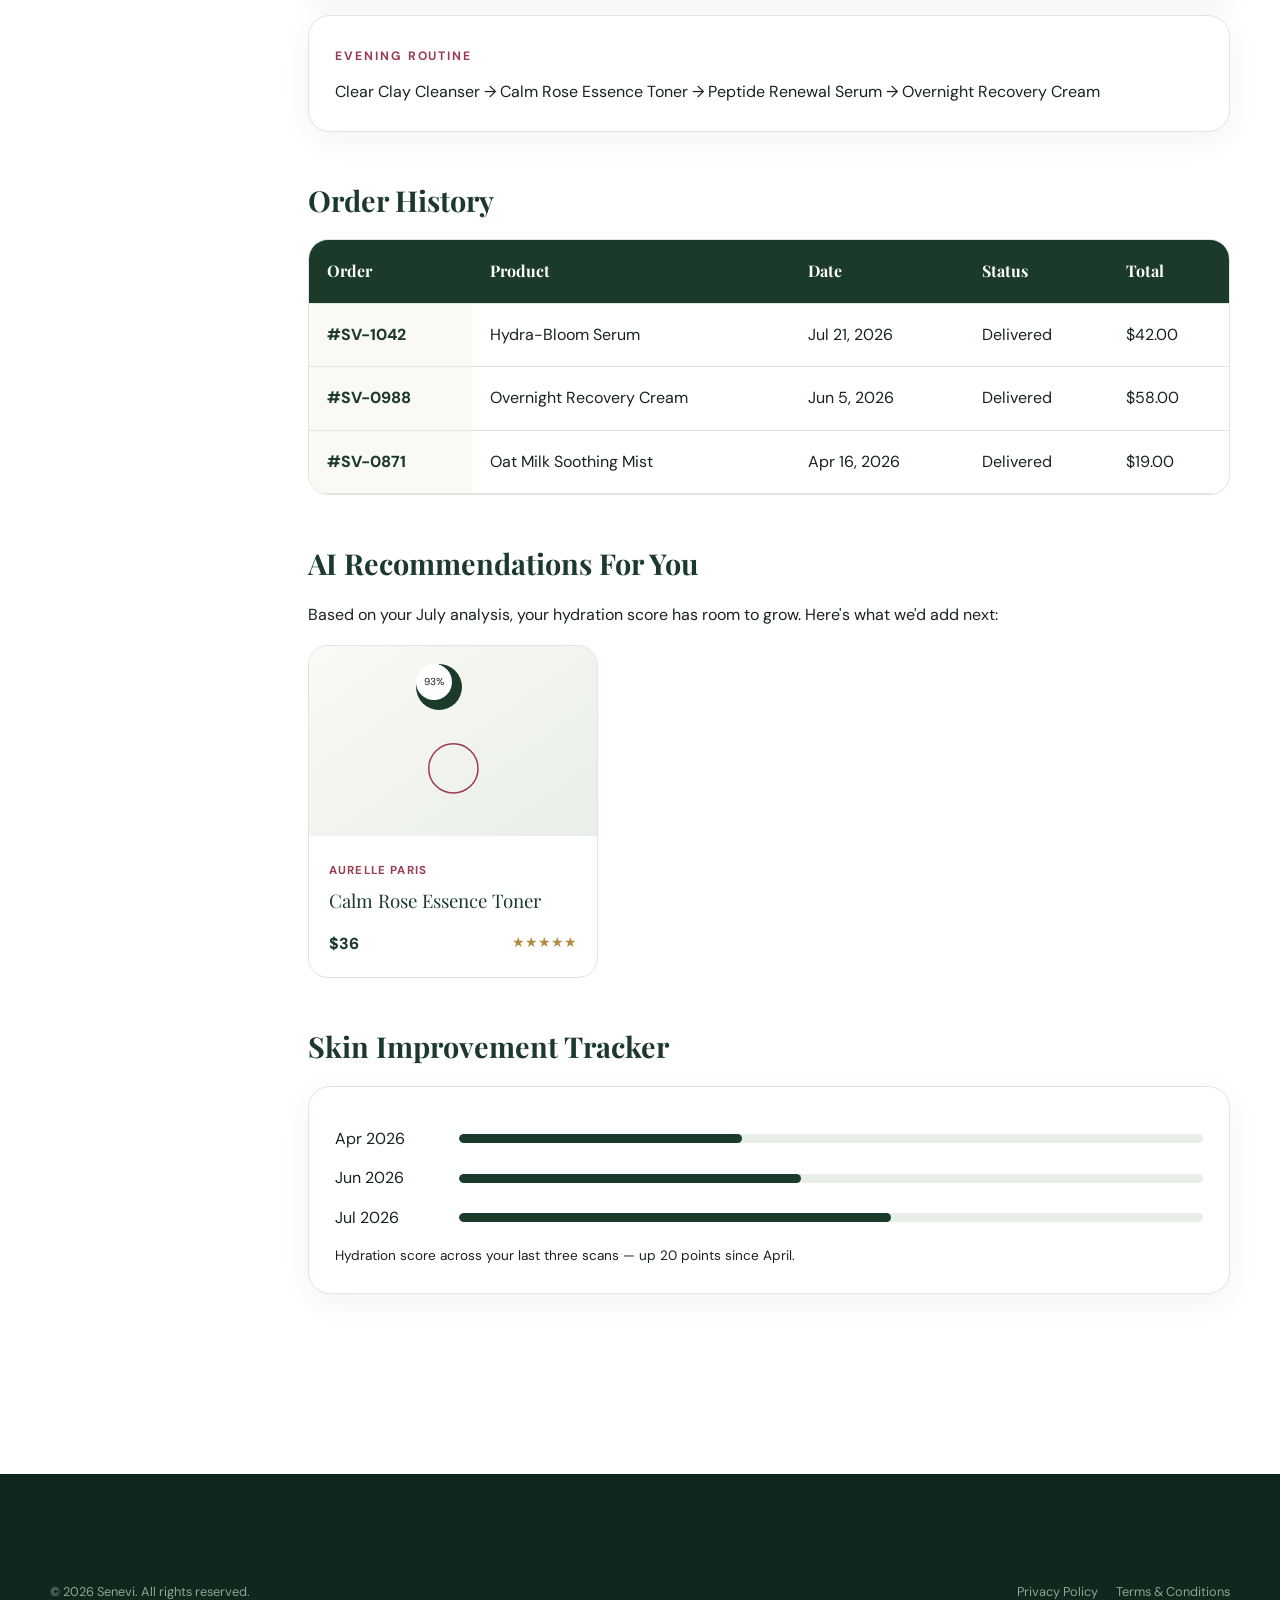
<file: dashboard.html>
<!DOCTYPE html>
<html lang="en">
<head>
<meta charset="UTF-8">
<meta name="viewport" content="width=device-width, initial-scale=1.0">
<title>Your Dashboard | Senevi</title>
<link rel="stylesheet" href="assets/style.css">
<link rel="icon" type="image/jpeg" href="assets/images/senevi-logo.jpeg">
</head>
<body>

<nav class="site-nav">
  <div class="nav-inner">
    <a href="index.html" class="brand" aria-label="Senevi home">
      <img src="assets/images/senevi-logo.jpeg" alt="Senevi — Where Love Meets Beauty" class="site-logo">
    </a>
    <div class="nav-links">
      <a href="index.html">Home</a>
      <a href="analysis.html">Skin Analysis</a>
      <a href="marketplace.html">Marketplace</a>
      <a href="advisor.html">Beauty Advisor</a>
      <a href="partners.html">Partner Brands</a>
      <a href="about.html">About</a>
      <a href="dashboard.html" class="active">Dashboard</a>
    </div>
    <div class="nav-cta">
      <span class="avatar mobile-hide" style="width:36px; height:36px;">R</span>
      <button class="nav-toggle" aria-label="Menu"><span></span><span></span><span></span></button>
    </div>
  </div>
</nav>

<header class="page-hero" style="text-align:left;">
  <div class="container" style="display:flex; align-items:center; justify-content:space-between; flex-wrap:wrap; gap:16px;">
    <div>
      <span class="eyebrow">Welcome back</span>
      <h1 style="margin-top:10px;">Hi, here's your skin journey.</h1>
    </div>
    <a href="analysis.html" class="btn btn-primary">New Skin Analysis</a>
  </div>
</header>

<section class="section">
  <div class="container dash-layout">

    <nav class="dash-nav">
      <a href="#overview" class="active">Overview</a>
      <a href="#analyses">Skin Analyses</a>
      <a href="#favourites">Favourites</a>
      <a href="#routines">Saved Routines</a>
      <a href="#orders">Order History</a>
      <a href="#recs">AI Recommendations</a>
      <a href="#tracker">Improvement Tracker</a>
    </nav>

    <div>
      <div id="overview" class="dash-section">
        <div class="grid-4">
          <div class="stat-card reveal"><div class="stat-value">4</div><div class="stat-label">Skin analyses completed</div></div>
          <div class="stat-card reveal"><div class="stat-value">12</div><div class="stat-label">Favourite products</div></div>
          <div class="stat-card reveal"><div class="stat-value">3</div><div class="stat-label">Saved routines</div></div>
          <div class="stat-card reveal"><div class="stat-value">+18%</div><div class="stat-label">Hydration improvement</div></div>
        </div>
      </div>

      <div id="analyses" class="dash-section">
        <h2>Previous Skin Analyses</h2>
        <div class="timeline-row reveal">
          <div class="timeline-dot"></div>
          <div style="flex:1; display:flex; justify-content:space-between; align-items:center; flex-wrap:wrap; gap:8px;">
            <div><b style="color:var(--forest);">July 20, 2026</b><p style="font-size:.85rem;">Combination · Hydration 58% · Confidence 92%</p></div>
            <a href="results.html" class="btn btn-outline-gold btn-sm">View Report</a>
          </div>
        </div>
        <div class="timeline-row reveal">
          <div class="timeline-dot"></div>
          <div style="flex:1; display:flex; justify-content:space-between; align-items:center; flex-wrap:wrap; gap:8px;">
            <div><b style="color:var(--forest);">June 2, 2026</b><p style="font-size:.85rem;">Combination · Hydration 46% · Confidence 89%</p></div>
            <a href="results.html" class="btn btn-outline-gold btn-sm">View Report</a>
          </div>
        </div>
        <div class="timeline-row reveal">
          <div class="timeline-dot"></div>
          <div style="flex:1; display:flex; justify-content:space-between; align-items:center; flex-wrap:wrap; gap:8px;">
            <div><b style="color:var(--forest);">April 14, 2026</b><p style="font-size:.85rem;">Oily · Hydration 38% · Confidence 85%</p></div>
            <a href="results.html" class="btn btn-outline-gold btn-sm">View Report</a>
          </div>
        </div>
      </div>

      <div id="favourites" class="dash-section">
        <h2>Favourite Products</h2>
        <div class="grid-3">
          <a href="product.html" class="product-card reveal">
            <div class="product-media"><div class="match-dial" data-dial="96" data-size="46"></div><svg viewBox="0 0 100 100" style="width:44%"><path d="M40 25h20v8h4a3 3 0 013 3v42a3 3 0 01-3 3H36a3 3 0 01-3-3V36a3 3 0 013-3h4v-8z" fill="none" stroke="#1B3A2B" stroke-width="1.6"/></svg></div>
            <div class="product-body"><span class="product-brand">Lumière Botanics</span><span class="product-name">Hydra-Bloom Serum</span><div class="product-meta"><span class="price">$42</span><span class="stars">★★★★★</span></div></div>
          </a>
          <a href="product.html" class="product-card reveal">
            <div class="product-media"><div class="match-dial" data-dial="91" data-size="46"></div><svg viewBox="0 0 100 100" style="width:44%"><rect x="32" y="34" width="36" height="40" rx="8" fill="none" stroke="#1B3A2B" stroke-width="1.6"/></svg></div>
            <div class="product-body"><span class="product-brand">Vérité Skin</span><span class="product-name">Overnight Recovery Cream</span><div class="product-meta"><span class="price">$58</span><span class="stars">★★★★★</span></div></div>
          </a>
          <a href="product.html" class="product-card reveal">
            <div class="product-media"><div class="match-dial" data-dial="90" data-size="46"></div><svg viewBox="0 0 100 100" style="width:44%"><path d="M40 25h20v8h4a3 3 0 013 3v42a3 3 0 01-3 3H36a3 3 0 01-3-3V36a3 3 0 013-3h4v-8z" fill="none" stroke="#1B3A2B" stroke-width="1.6"/></svg></div>
            <div class="product-body"><span class="product-brand">Neroli & Oat</span><span class="product-name">Niacinamide Concentrate</span><div class="product-meta"><span class="price">$24</span><span class="stars">★★★★★</span></div></div>
          </a>
        </div>
      </div>

      <div id="routines" class="dash-section">
        <h2>Saved Routines</h2>
        <div class="result-card reveal">
          <span class="eyebrow">Morning Routine</span>
          <p style="margin-top:10px; color:var(--ink);">Oat Milk Soothing Mist → Hydra-Bloom Serum → Deep Hydration Barrier Balm → SPF 50</p>
        </div>
        <div class="result-card reveal" style="margin-top:16px;">
          <span class="eyebrow">Evening Routine</span>
          <p style="margin-top:10px; color:var(--ink);">Clear Clay Cleanser → Calm Rose Essence Toner → Peptide Renewal Serum → Overnight Recovery Cream</p>
        </div>
      </div>

      <div id="orders" class="dash-section">
        <h2>Order History</h2>
        <div class="compare-table-wrap">
          <table class="compare">
            <thead><tr><th>Order</th><th>Product</th><th>Date</th><th>Status</th><th>Total</th></tr></thead>
            <tbody>
              <tr><td class="hero-cell">#SV-1042</td><td>Hydra-Bloom Serum</td><td>Jul 21, 2026</td><td>Delivered</td><td>$42.00</td></tr>
              <tr><td class="hero-cell">#SV-0988</td><td>Overnight Recovery Cream</td><td>Jun 5, 2026</td><td>Delivered</td><td>$58.00</td></tr>
              <tr><td class="hero-cell">#SV-0871</td><td>Oat Milk Soothing Mist</td><td>Apr 16, 2026</td><td>Delivered</td><td>$19.00</td></tr>
            </tbody>
          </table>
        </div>
      </div>

      <div id="recs" class="dash-section">
        <h2>AI Recommendations For You</h2>
        <p style="margin-bottom:16px;">Based on your July analysis, your hydration score has room to grow. Here's what we'd add next:</p>
        <div class="grid-3">
          <a href="product.html" class="product-card reveal">
            <div class="product-media"><div class="match-dial" data-dial="93" data-size="46"></div><svg viewBox="0 0 100 100" style="width:44%"><circle cx="50" cy="50" r="26" fill="none" stroke="#9C3B52" stroke-width="1.6"/></svg></div>
            <div class="product-body"><span class="product-brand">Aurelle Paris</span><span class="product-name">Calm Rose Essence Toner</span><div class="product-meta"><span class="price">$36</span><span class="stars">★★★★★</span></div></div>
          </a>
        </div>
      </div>

      <div id="tracker" class="dash-section">
        <h2>Skin Improvement Tracker</h2>
        <div class="result-card reveal">
          <div class="summary-bars">
            <div class="bar-row"><span>Apr 2026</span><div class="bar-track"><div class="bar-fill" style="width:38%"></div></div></div>
            <div class="bar-row"><span>Jun 2026</span><div class="bar-track"><div class="bar-fill" style="width:46%"></div></div></div>
            <div class="bar-row"><span>Jul 2026</span><div class="bar-track"><div class="bar-fill" style="width:58%"></div></div></div>
          </div>
          <p style="margin-top:14px; font-size:.85rem;">Hydration score across your last three scans — up 20 points since April.</p>
        </div>
      </div>

    </div>
  </div>
</section>

<div style="height:40px"></div>

<footer class="site-footer">
  <div class="container">
    <div class="footer-bottom" style="border-top:none; padding-top:0;">
      <span>© 2026 Senevi. All rights reserved.</span>
      <span style="display:flex; gap:18px;"><a href="#">Privacy Policy</a><a href="#">Terms & Conditions</a></span>
    </div>
  </div>
</footer>

<script src="assets/main.js"></script>
</body>
</html>
</file>
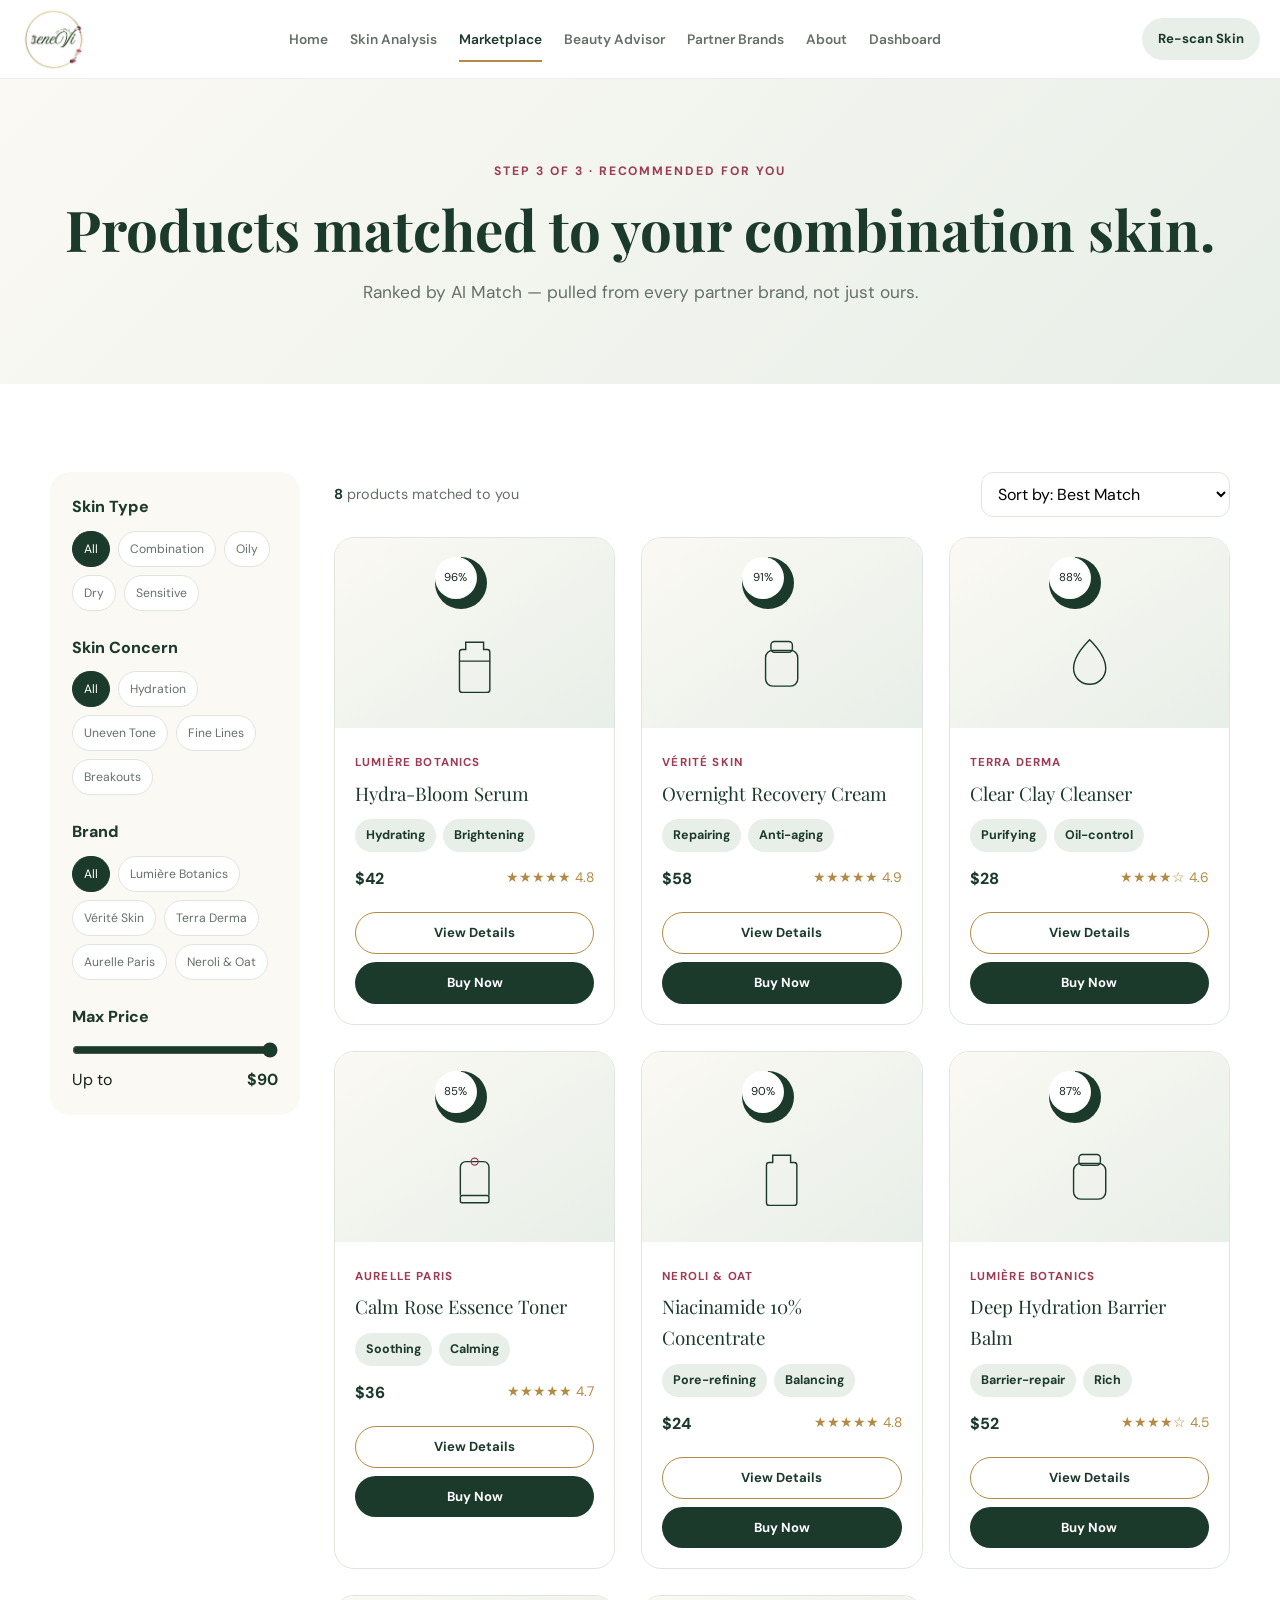
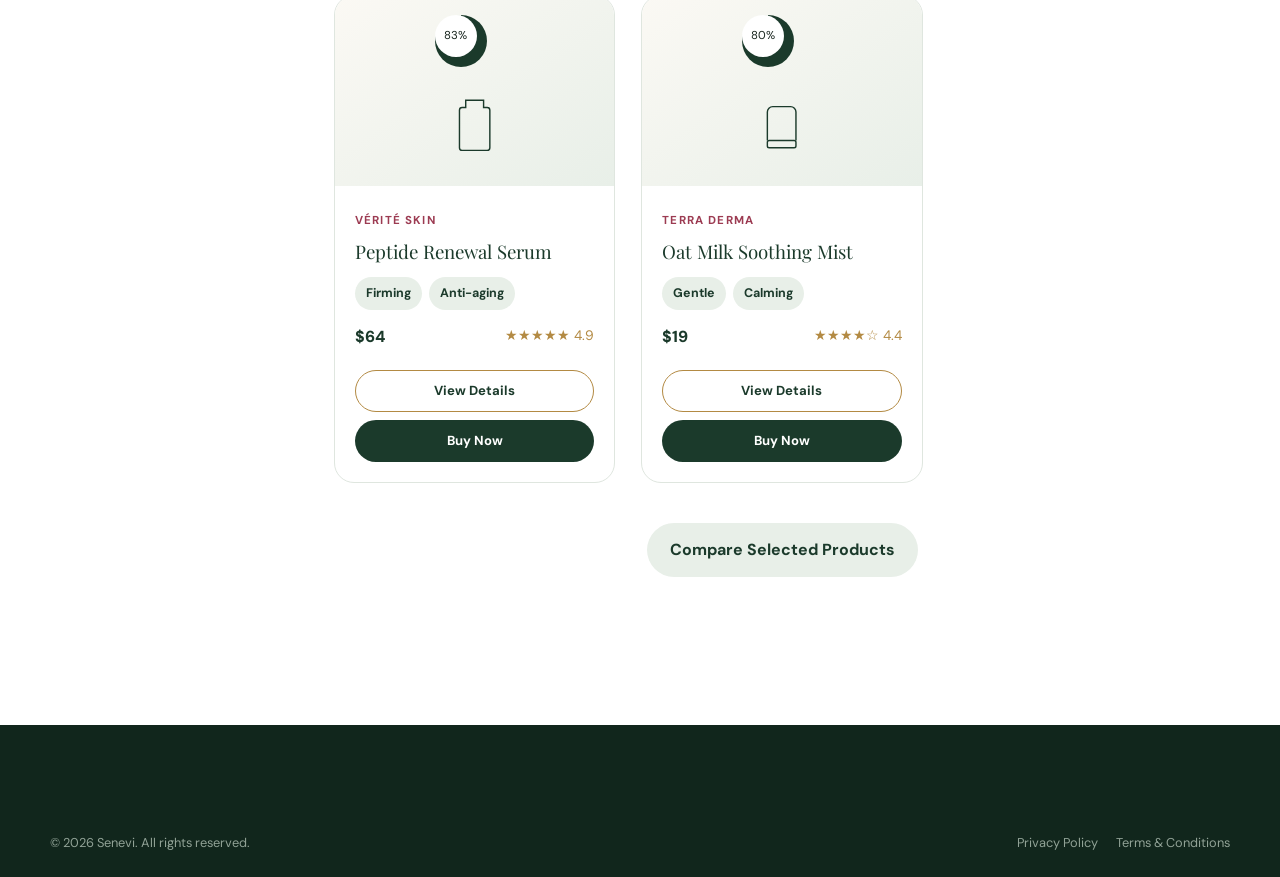
<file: marketplace.html>
<!DOCTYPE html>
<html lang="en">
<head>
<meta charset="UTF-8">
<meta name="viewport" content="width=device-width, initial-scale=1.0">
<title>Product Marketplace | Senevi</title>
<link rel="stylesheet" href="assets/style.css">
<link rel="icon" type="image/jpeg" href="assets/images/senevi-logo.jpeg">
</head>
<body>

<nav class="site-nav">
  <div class="nav-inner">
    <a href="index.html" class="brand" aria-label="Senevi home">
      <img src="assets/images/senevi-logo.jpeg" alt="Senevi — Where Love Meets Beauty" class="site-logo">
    </a>
    <div class="nav-links">
      <a href="index.html">Home</a>
      <a href="analysis.html">Skin Analysis</a>
      <a href="marketplace.html" class="active">Marketplace</a>
      <a href="advisor.html">Beauty Advisor</a>
      <a href="partners.html">Partner Brands</a>
      <a href="about.html">About</a>
      <a href="dashboard.html">Dashboard</a>
    </div>
    <div class="nav-cta">
      <a href="analysis.html" class="btn btn-ghost btn-sm mobile-hide">Re-scan Skin</a>
      <button class="nav-toggle" aria-label="Menu"><span></span><span></span><span></span></button>
    </div>
  </div>
</nav>

<header class="page-hero">
  <div class="container">
    <span class="eyebrow">Step 3 of 3 · Recommended For You</span>
    <h1>Products matched to your combination skin.</h1>
    <p class="lede">Ranked by AI Match — pulled from every partner brand, not just ours.</p>
  </div>
</header>

<section class="section">
  <div class="container market-layout">

    <aside class="filters">
      <div class="filter-group">
        <div class="filter-title">Skin Type</div>
        <div class="chip-row">
          <button class="chip active" data-group="skinType" data-value="all">All</button>
          <button class="chip" data-group="skinType" data-value="combination">Combination</button>
          <button class="chip" data-group="skinType" data-value="oily">Oily</button>
          <button class="chip" data-group="skinType" data-value="dry">Dry</button>
          <button class="chip" data-group="skinType" data-value="sensitive">Sensitive</button>
        </div>
      </div>
      <div class="filter-group">
        <div class="filter-title">Skin Concern</div>
        <div class="chip-row">
          <button class="chip active" data-group="concern" data-value="all">All</button>
          <button class="chip" data-group="concern" data-value="hydration">Hydration</button>
          <button class="chip" data-group="concern" data-value="tone">Uneven Tone</button>
          <button class="chip" data-group="concern" data-value="lines">Fine Lines</button>
          <button class="chip" data-group="concern" data-value="breakouts">Breakouts</button>
        </div>
      </div>
      <div class="filter-group">
        <div class="filter-title">Brand</div>
        <div class="chip-row">
          <button class="chip active" data-group="brand" data-value="all">All</button>
          <button class="chip" data-group="brand" data-value="lumiere">Lumière Botanics</button>
          <button class="chip" data-group="brand" data-value="verite">Vérité Skin</button>
          <button class="chip" data-group="brand" data-value="terra">Terra Derma</button>
          <button class="chip" data-group="brand" data-value="aurelle">Aurelle Paris</button>
          <button class="chip" data-group="brand" data-value="neroli">Neroli & Oat</button>
        </div>
      </div>
      <div class="filter-group">
        <div class="filter-title">Max Price</div>
        <input type="range" id="priceRange" min="15" max="90" value="90">
        <div class="range-row"><span>Up to</span><b id="priceRangeLabel" style="color:var(--forest)">$90</b></div>
      </div>
    </aside>

    <div>
      <div class="results-topbar">
        <span style="color:var(--ink-soft); font-size:.9rem;"><b id="resultCount" style="color:var(--forest);">8</b> products matched to you</span>
        <select class="select-sm">
          <option>Sort by: Best Match</option>
          <option>Sort by: Price — Low to High</option>
          <option>Sort by: Price — High to Low</option>
          <option>Sort by: Rating</option>
        </select>
      </div>

      <div class="grid-3" id="productGrid">

        <!-- Product 1 -->
        <a href="product.html" class="product-card" data-product data-skintype="combination" data-concern="hydration,tone" data-brand="lumiere" data-price="42">
          <div class="product-media">
            <div class="match-dial" data-dial="96" data-size="52"></div>
            <svg viewBox="0 0 100 100"><path d="M40 25h20v8h4a3 3 0 013 3v42a3 3 0 01-3 3H36a3 3 0 01-3-3V36a3 3 0 013-3h4v-8z" fill="none" stroke="#1B3A2B" stroke-width="1.6"/><line x1="33" y1="46" x2="67" y2="46" stroke="#1B3A2B" stroke-width="1.2"/></svg>
          </div>
          <div class="product-body">
            <span class="product-brand">Lumière Botanics</span>
            <span class="product-name">Hydra-Bloom Serum</span>
            <div class="product-benefits"><span class="pill">Hydrating</span><span class="pill">Brightening</span></div>
            <div class="product-meta"><span class="price">$42</span><span class="stars">★★★★★ 4.8</span></div>
          </div>
          <div class="product-actions">
            <span class="btn btn-outline-gold btn-sm btn-block">View Details</span>
            <span class="btn btn-primary btn-sm btn-block" data-toast="Added to cart — Hydra-Bloom Serum">Buy Now</span>
          </div>
        </a>

        <!-- Product 2 -->
        <a href="product.html" class="product-card" data-product data-skintype="dry" data-concern="hydration,lines" data-brand="verite" data-price="58">
          <div class="product-media">
            <div class="match-dial" data-dial="91" data-size="52"></div>
            <svg viewBox="0 0 100 100"><rect x="32" y="34" width="36" height="40" rx="8" fill="none" stroke="#1B3A2B" stroke-width="1.6"/><rect x="38" y="24" width="24" height="12" rx="4" fill="none" stroke="#1B3A2B" stroke-width="1.6"/></svg>
          </div>
          <div class="product-body">
            <span class="product-brand">Vérité Skin</span>
            <span class="product-name">Overnight Recovery Cream</span>
            <div class="product-benefits"><span class="pill">Repairing</span><span class="pill">Anti-aging</span></div>
            <div class="product-meta"><span class="price">$58</span><span class="stars">★★★★★ 4.9</span></div>
          </div>
          <div class="product-actions">
            <span class="btn btn-outline-gold btn-sm btn-block">View Details</span>
            <span class="btn btn-primary btn-sm btn-block" data-toast="Added to cart — Overnight Recovery Cream">Buy Now</span>
          </div>
        </a>

        <!-- Product 3 -->
        <a href="product.html" class="product-card" data-product data-skintype="oily" data-concern="breakouts" data-brand="terra" data-price="28">
          <div class="product-media">
            <div class="match-dial" data-dial="88" data-size="52"></div>
            <svg viewBox="0 0 100 100"><path d="M50 22c8 8 18 20 18 32a18 18 0 01-36 0c0-12 10-24 18-32z" fill="none" stroke="#1B3A2B" stroke-width="1.6"/></svg>
          </div>
          <div class="product-body">
            <span class="product-brand">Terra Derma</span>
            <span class="product-name">Clear Clay Cleanser</span>
            <div class="product-benefits"><span class="pill">Purifying</span><span class="pill">Oil-control</span></div>
            <div class="product-meta"><span class="price">$28</span><span class="stars">★★★★☆ 4.6</span></div>
          </div>
          <div class="product-actions">
            <span class="btn btn-outline-gold btn-sm btn-block">View Details</span>
            <span class="btn btn-primary btn-sm btn-block" data-toast="Added to cart — Clear Clay Cleanser">Buy Now</span>
          </div>
        </a>

        <!-- Product 4 -->
        <a href="product.html" class="product-card" data-product data-skintype="sensitive" data-concern="tone,breakouts" data-brand="aurelle" data-price="36">
          <div class="product-media">
            <div class="match-dial" data-dial="85" data-size="52"></div>
            <svg viewBox="0 0 100 100"><path d="M34 70V38a6 6 0 016-6h20a6 6 0 016 6v32" fill="none" stroke="#1B3A2B" stroke-width="1.6"/><rect x="34" y="70" width="32" height="8" rx="2" fill="none" stroke="#1B3A2B" stroke-width="1.6"/><circle cx="50" cy="32" r="4" fill="none" stroke="#9C3B52" stroke-width="1.4"/></svg>
          </div>
          <div class="product-body">
            <span class="product-brand">Aurelle Paris</span>
            <span class="product-name">Calm Rose Essence Toner</span>
            <div class="product-benefits"><span class="pill">Soothing</span><span class="pill">Calming</span></div>
            <div class="product-meta"><span class="price">$36</span><span class="stars">★★★★★ 4.7</span></div>
          </div>
          <div class="product-actions">
            <span class="btn btn-outline-gold btn-sm btn-block">View Details</span>
            <span class="btn btn-primary btn-sm btn-block" data-toast="Added to cart — Calm Rose Essence Toner">Buy Now</span>
          </div>
        </a>

        <!-- Product 5 -->
        <a href="product.html" class="product-card" data-product data-skintype="combination" data-concern="breakouts,tone" data-brand="neroli" data-price="24">
          <div class="product-media">
            <div class="match-dial" data-dial="90" data-size="52"></div>
            <svg viewBox="0 0 100 100"><path d="M40 25h20v8h4a3 3 0 013 3v42a3 3 0 01-3 3H36a3 3 0 01-3-3V36a3 3 0 013-3h4v-8z" fill="none" stroke="#1B3A2B" stroke-width="1.6"/></svg>
          </div>
          <div class="product-body">
            <span class="product-brand">Neroli & Oat</span>
            <span class="product-name">Niacinamide 10% Concentrate</span>
            <div class="product-benefits"><span class="pill">Pore-refining</span><span class="pill">Balancing</span></div>
            <div class="product-meta"><span class="price">$24</span><span class="stars">★★★★★ 4.8</span></div>
          </div>
          <div class="product-actions">
            <span class="btn btn-outline-gold btn-sm btn-block">View Details</span>
            <span class="btn btn-primary btn-sm btn-block" data-toast="Added to cart — Niacinamide 10% Concentrate">Buy Now</span>
          </div>
        </a>

        <!-- Product 6 -->
        <a href="product.html" class="product-card" data-product data-skintype="dry" data-concern="hydration" data-brand="lumiere" data-price="52">
          <div class="product-media">
            <div class="match-dial" data-dial="87" data-size="52"></div>
            <svg viewBox="0 0 100 100"><rect x="32" y="34" width="36" height="40" rx="8" fill="none" stroke="#1B3A2B" stroke-width="1.6"/><rect x="38" y="24" width="24" height="12" rx="4" fill="none" stroke="#1B3A2B" stroke-width="1.6"/></svg>
          </div>
          <div class="product-body">
            <span class="product-brand">Lumière Botanics</span>
            <span class="product-name">Deep Hydration Barrier Balm</span>
            <div class="product-benefits"><span class="pill">Barrier-repair</span><span class="pill">Rich</span></div>
            <div class="product-meta"><span class="price">$52</span><span class="stars">★★★★☆ 4.5</span></div>
          </div>
          <div class="product-actions">
            <span class="btn btn-outline-gold btn-sm btn-block">View Details</span>
            <span class="btn btn-primary btn-sm btn-block" data-toast="Added to cart — Deep Hydration Barrier Balm">Buy Now</span>
          </div>
        </a>

        <!-- Product 7 -->
        <a href="product.html" class="product-card" data-product data-skintype="combination" data-concern="lines" data-brand="verite" data-price="64">
          <div class="product-media">
            <div class="match-dial" data-dial="83" data-size="52"></div>
            <svg viewBox="0 0 100 100"><path d="M40 25h20v8h4a3 3 0 013 3v42a3 3 0 01-3 3H36a3 3 0 01-3-3V36a3 3 0 013-3h4v-8z" fill="none" stroke="#1B3A2B" stroke-width="1.6"/></svg>
          </div>
          <div class="product-body">
            <span class="product-brand">Vérité Skin</span>
            <span class="product-name">Peptide Renewal Serum</span>
            <div class="product-benefits"><span class="pill">Firming</span><span class="pill">Anti-aging</span></div>
            <div class="product-meta"><span class="price">$64</span><span class="stars">★★★★★ 4.9</span></div>
          </div>
          <div class="product-actions">
            <span class="btn btn-outline-gold btn-sm btn-block">View Details</span>
            <span class="btn btn-primary btn-sm btn-block" data-toast="Added to cart — Peptide Renewal Serum">Buy Now</span>
          </div>
        </a>

        <!-- Product 8 -->
        <a href="product.html" class="product-card" data-product data-skintype="sensitive" data-concern="hydration,tone" data-brand="terra" data-price="19">
          <div class="product-media">
            <div class="match-dial" data-dial="80" data-size="52"></div>
            <svg viewBox="0 0 100 100"><path d="M34 70V38a6 6 0 016-6h20a6 6 0 016 6v32" fill="none" stroke="#1B3A2B" stroke-width="1.6"/><rect x="34" y="70" width="32" height="8" rx="2" fill="none" stroke="#1B3A2B" stroke-width="1.6"/></svg>
          </div>
          <div class="product-body">
            <span class="product-brand">Terra Derma</span>
            <span class="product-name">Oat Milk Soothing Mist</span>
            <div class="product-benefits"><span class="pill">Gentle</span><span class="pill">Calming</span></div>
            <div class="product-meta"><span class="price">$19</span><span class="stars">★★★★☆ 4.4</span></div>
          </div>
          <div class="product-actions">
            <span class="btn btn-outline-gold btn-sm btn-block">View Details</span>
            <span class="btn btn-primary btn-sm btn-block" data-toast="Added to cart — Oat Milk Soothing Mist">Buy Now</span>
          </div>
        </a>

      </div>

      <div style="text-align:center; margin-top:40px;">
        <a href="compare.html" class="btn btn-ghost">Compare Selected Products</a>
      </div>
    </div>
  </div>
</section>

<div style="height:60px"></div>

<footer class="site-footer">
  <div class="container">
    <div class="footer-bottom" style="border-top:none; padding-top:0;">
      <span>© 2026 Senevi. All rights reserved.</span>
      <span style="display:flex; gap:18px;"><a href="#">Privacy Policy</a><a href="#">Terms & Conditions</a></span>
    </div>
  </div>
</footer>

<script src="assets/main.js"></script>
</body>
</html>
</file>
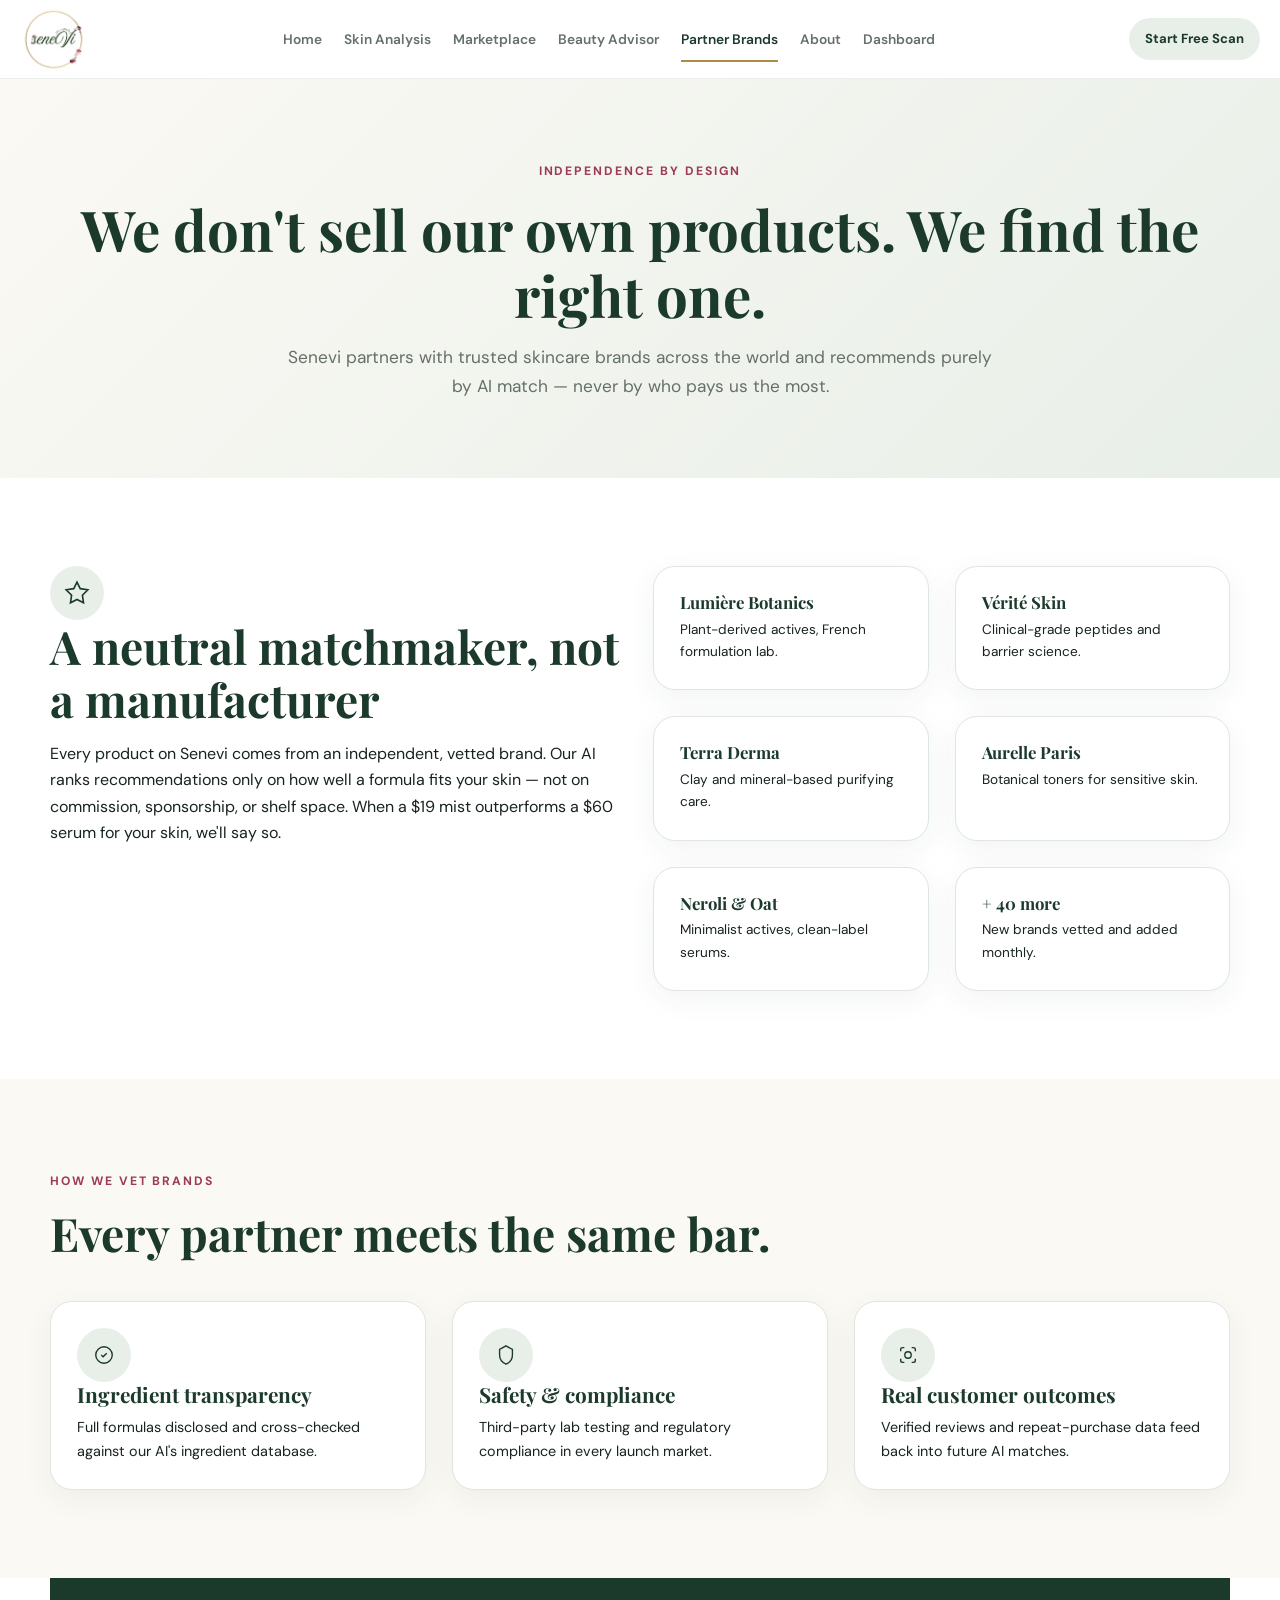
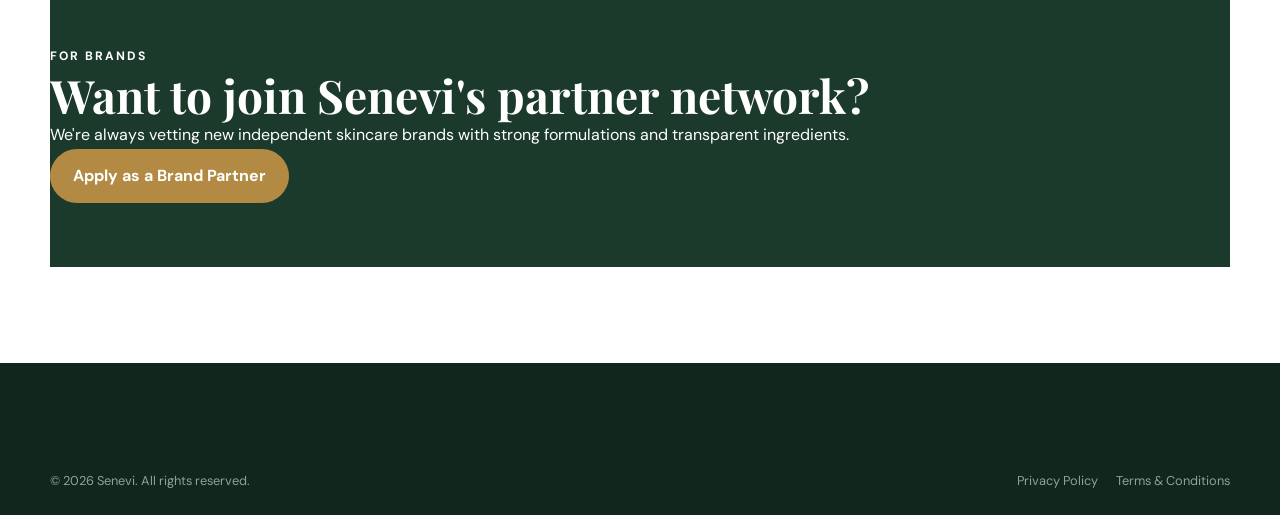
<file: partners.html>
<!DOCTYPE html>
<html lang="en">
<head>
<meta charset="UTF-8">
<meta name="viewport" content="width=device-width, initial-scale=1.0">
<title>Partner Brands | Senevi</title>
<link rel="stylesheet" href="assets/style.css">
<link rel="icon" type="image/jpeg" href="assets/images/senevi-logo.jpeg">
</head>
<body>

<nav class="site-nav">
  <div class="nav-inner">
    <a href="index.html" class="brand" aria-label="Senevi home">
      <img src="assets/images/senevi-logo.jpeg" alt="Senevi — Where Love Meets Beauty" class="site-logo">
    </a>
    <div class="nav-links">
      <a href="index.html">Home</a>
      <a href="analysis.html">Skin Analysis</a>
      <a href="marketplace.html">Marketplace</a>
      <a href="advisor.html">Beauty Advisor</a>
      <a href="partners.html" class="active">Partner Brands</a>
      <a href="about.html">About</a>
      <a href="dashboard.html">Dashboard</a>
    </div>
    <div class="nav-cta">
      <a href="analysis.html" class="btn btn-ghost btn-sm mobile-hide">Start Free Scan</a>
      <button class="nav-toggle" aria-label="Menu"><span></span><span></span><span></span></button>
    </div>
  </div>
</nav>

<header class="page-hero">
  <div class="container">
    <span class="eyebrow">Independence by Design</span>
    <h1>We don't sell our own products. We find the right one.</h1>
    <p class="lede">Senevi partners with trusted skincare brands across the world and recommends purely by AI match — never by who pays us the most.</p>
  </div>
</header>

<section class="section">
  <div class="container split">
    <div class="reveal">
      <div class="badge-circle"><svg width="26" height="26" viewBox="0 0 24 24" fill="none" stroke="#1B3A2B" stroke-width="1.5"><path d="M12 2l3 6 7 1-5 5 1 7-6-3-6 3 1-7-5-5 7-1 3-6z"/></svg></div>
      <h2>A neutral matchmaker, not a manufacturer</h2>
      <p style="margin-top:14px;">Every product on Senevi comes from an independent, vetted brand. Our AI ranks recommendations only on how well a formula fits your skin — not on commission, sponsorship, or shelf space. When a $19 mist outperforms a $60 serum for your skin, we'll say so.</p>
    </div>
    <div class="reveal">
      <div class="grid-2">
        <div class="mission-card"><h3 style="font-size:1.05rem;">Lumière Botanics</h3><p style="font-size:.85rem; margin-top:6px;">Plant-derived actives, French formulation lab.</p></div>
        <div class="mission-card"><h3 style="font-size:1.05rem;">Vérité Skin</h3><p style="font-size:.85rem; margin-top:6px;">Clinical-grade peptides and barrier science.</p></div>
        <div class="mission-card"><h3 style="font-size:1.05rem;">Terra Derma</h3><p style="font-size:.85rem; margin-top:6px;">Clay and mineral-based purifying care.</p></div>
        <div class="mission-card"><h3 style="font-size:1.05rem;">Aurelle Paris</h3><p style="font-size:.85rem; margin-top:6px;">Botanical toners for sensitive skin.</p></div>
        <div class="mission-card"><h3 style="font-size:1.05rem;">Neroli & Oat</h3><p style="font-size:.85rem; margin-top:6px;">Minimalist actives, clean-label serums.</p></div>
        <div class="mission-card"><h3 style="font-size:1.05rem;">+ 40 more</h3><p style="font-size:.85rem; margin-top:6px;">New brands vetted and added monthly.</p></div>
      </div>
    </div>
  </div>
</section>

<section class="section" style="background:var(--ivory);">
  <div class="container">
    <span class="eyebrow">How We Vet Brands</span>
    <h2 style="margin:14px 0 40px;">Every partner meets the same bar.</h2>
    <div class="grid-3">
      <div class="mission-card reveal">
        <div class="badge-circle"><svg width="22" height="22" viewBox="0 0 24 24" fill="none" stroke="#1B3A2B" stroke-width="1.5"><path d="M9 12l2 2 4-4"/><circle cx="12" cy="12" r="9"/></svg></div>
        <h3>Ingredient transparency</h3>
        <p style="margin-top:10px; font-size:.9rem;">Full formulas disclosed and cross-checked against our AI's ingredient database.</p>
      </div>
      <div class="mission-card reveal">
        <div class="badge-circle"><svg width="22" height="22" viewBox="0 0 24 24" fill="none" stroke="#1B3A2B" stroke-width="1.5"><path d="M12 2l7 4v6c0 5-3.5 8.5-7 10-3.5-1.5-7-5-7-10V6l7-4z"/></svg></div>
        <h3>Safety & compliance</h3>
        <p style="margin-top:10px; font-size:.9rem;">Third-party lab testing and regulatory compliance in every launch market.</p>
      </div>
      <div class="mission-card reveal">
        <div class="badge-circle"><svg width="22" height="22" viewBox="0 0 24 24" fill="none" stroke="#1B3A2B" stroke-width="1.5"><path d="M4 8V6a2 2 0 012-2h2M20 8V6a2 2 0 00-2-2h-2M4 16v2a2 2 0 002 2h2M20 16v2a2 2 0 01-2 2h-2"/><circle cx="12" cy="12" r="3.5"/></svg></div>
        <h3>Real customer outcomes</h3>
        <p style="margin-top:10px; font-size:.9rem;">Verified reviews and repeat-purchase data feed back into future AI matches.</p>
      </div>
    </div>
  </div>
</section>

<section class="container">
  <div class="cta-band reveal">
    <span class="eyebrow" style="color:var(--gold-soft);">For brands</span>
    <h2>Want to join Senevi's partner network?</h2>
    <p>We're always vetting new independent skincare brands with strong formulations and transparent ingredients.</p>
    <a href="#" class="btn btn-gold" data-toast="Thanks — our partnerships team will be in touch.">Apply as a Brand Partner</a>
  </div>
</section>

<div style="height:96px"></div>

<footer class="site-footer">
  <div class="container">
    <div class="footer-bottom" style="border-top:none; padding-top:0;">
      <span>© 2026 Senevi. All rights reserved.</span>
      <span style="display:flex; gap:18px;"><a href="#">Privacy Policy</a><a href="#">Terms & Conditions</a></span>
    </div>
  </div>
</footer>

<script src="assets/main.js"></script>
</body>
</html>
</file>
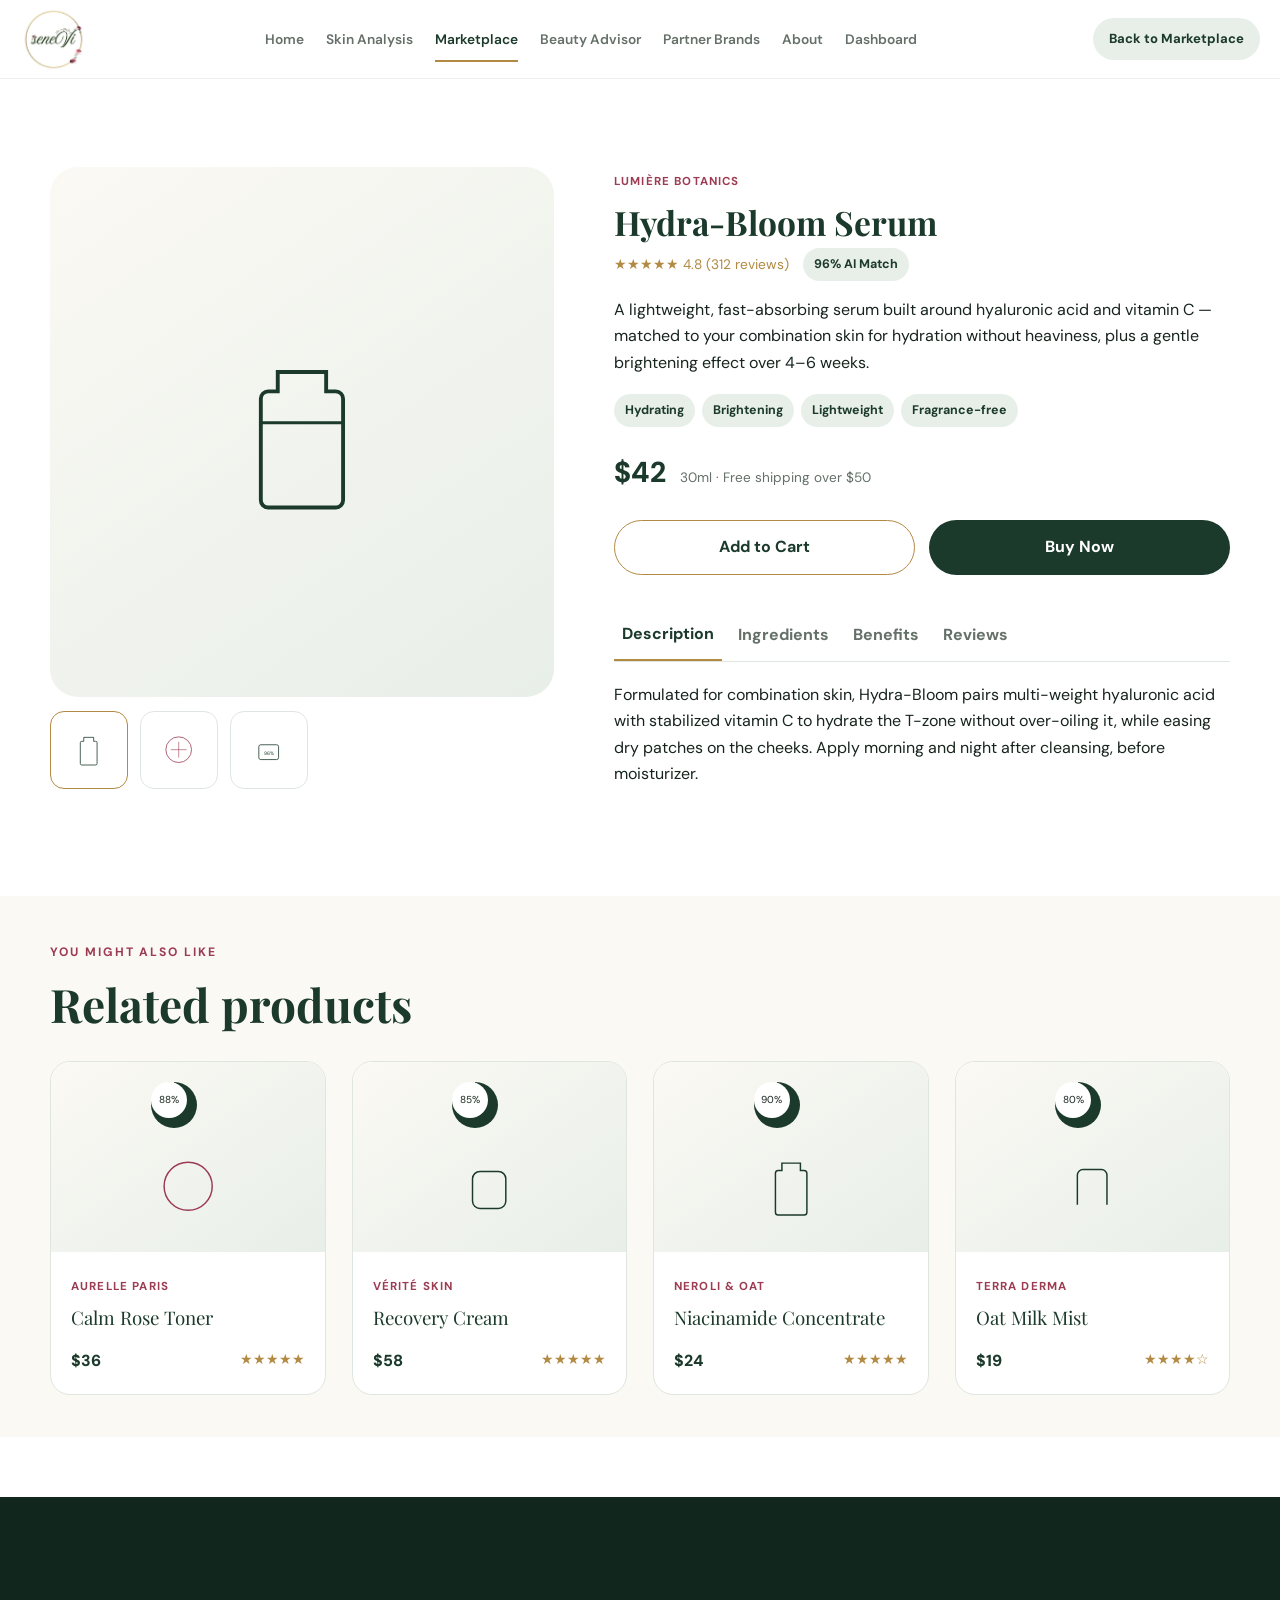
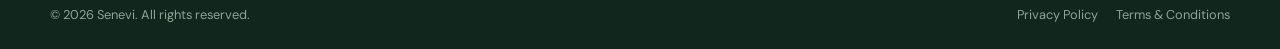
<file: product.html>
<!DOCTYPE html>
<html lang="en">
<head>
<meta charset="UTF-8">
<meta name="viewport" content="width=device-width, initial-scale=1.0">
<title>Hydra-Bloom Serum by Lumière Botanics | Senevi</title>
<link rel="stylesheet" href="assets/style.css">
<link rel="icon" type="image/jpeg" href="assets/images/senevi-logo.jpeg">
</head>
<body>

<nav class="site-nav">
  <div class="nav-inner">
    <a href="index.html" class="brand" aria-label="Senevi home">
      <img src="assets/images/senevi-logo.jpeg" alt="Senevi — Where Love Meets Beauty" class="site-logo">
    </a>
    <div class="nav-links">
      <a href="index.html">Home</a>
      <a href="analysis.html">Skin Analysis</a>
      <a href="marketplace.html" class="active">Marketplace</a>
      <a href="advisor.html">Beauty Advisor</a>
      <a href="partners.html">Partner Brands</a>
      <a href="about.html">About</a>
      <a href="dashboard.html">Dashboard</a>
    </div>
    <div class="nav-cta">
      <a href="marketplace.html" class="btn btn-ghost btn-sm mobile-hide">Back to Marketplace</a>
      <button class="nav-toggle" aria-label="Menu"><span></span><span></span><span></span></button>
    </div>
  </div>
</nav>

<section class="section">
  <div class="container pd-layout">

    <div class="reveal">
      <div class="pd-gallery-main">
        <svg viewBox="0 0 100 100"><path d="M40 25h20v8h4a3 3 0 013 3v42a3 3 0 01-3 3H36a3 3 0 01-3-3V36a3 3 0 013-3h4v-8z" fill="none" stroke="#1B3A2B" stroke-width="1.6"/><line x1="33" y1="46" x2="67" y2="46" stroke="#1B3A2B" stroke-width="1.2"/></svg>
      </div>
      <div class="pd-thumbs">
        <div class="active"><svg viewBox="0 0 100 100"><path d="M40 25h20v8h4a3 3 0 013 3v42a3 3 0 01-3 3H36a3 3 0 01-3-3V36a3 3 0 013-3h4v-8z" fill="none" stroke="#1B3A2B" stroke-width="1.6"/></svg></div>
        <div><svg viewBox="0 0 100 100"><circle cx="50" cy="50" r="26" fill="none" stroke="#9C3B52" stroke-width="1.6"/><path d="M50 34v32M34 50h32" stroke="#9C3B52" stroke-width="1.2"/></svg></div>
        <div><svg viewBox="0 0 100 100"><rect x="30" y="40" width="40" height="30" rx="4" fill="none" stroke="#1B3A2B" stroke-width="1.6"/><text x="50" y="60" text-anchor="middle" font-size="10" fill="#1B3A2B">96%</text></svg></div>
      </div>
    </div>

    <div class="reveal">
      <span class="product-brand">Lumière Botanics</span>
      <h1 style="margin:10px 0 6px; font-size:2.1rem;">Hydra-Bloom Serum</h1>
      <div style="display:flex; align-items:center; gap:14px; margin-bottom:16px;">
        <span class="stars">★★★★★ 4.8 (312 reviews)</span>
        <span class="pill">96% AI Match</span>
      </div>
      <p style="margin-bottom:18px;">A lightweight, fast-absorbing serum built around hyaluronic acid and vitamin C — matched to your combination skin for hydration without heaviness, plus a gentle brightening effect over 4–6 weeks.</p>
      <div class="product-benefits" style="margin-bottom:22px;">
        <span class="pill">Hydrating</span><span class="pill">Brightening</span><span class="pill">Lightweight</span><span class="pill">Fragrance-free</span>
      </div>
      <div style="display:flex; align-items:baseline; gap:14px; margin-bottom:24px;">
        <span class="price" style="font-size:1.8rem;">$42</span>
        <span style="color:var(--ink-soft); font-size:.85rem;">30ml · Free shipping over $50</span>
      </div>
      <div style="display:flex; gap:14px;">
        <button class="btn btn-outline-gold btn-block" data-toast="Added to cart">Add to Cart</button>
        <button class="btn btn-primary btn-block" data-toast="Redirecting to secure checkout…">Buy Now</button>
      </div>

      <div class="tabs">
        <button class="tab-btn active" data-tab="tab-desc">Description</button>
        <button class="tab-btn" data-tab="tab-ing">Ingredients</button>
        <button class="tab-btn" data-tab="tab-benefits">Benefits</button>
        <button class="tab-btn" data-tab="tab-reviews">Reviews</button>
      </div>

      <div class="tab-panel active" id="tab-desc">
        <p>Formulated for combination skin, Hydra-Bloom pairs multi-weight hyaluronic acid with stabilized vitamin C to hydrate the T-zone without over-oiling it, while easing dry patches on the cheeks. Apply morning and night after cleansing, before moisturizer.</p>
      </div>
      <div class="tab-panel" id="tab-ing">
        <p><b>Full ingredient list:</b> Aqua, Hyaluronic Acid, Sodium Ascorbyl Phosphate (Vitamin C), Aloe Barbadensis Leaf Extract, Glycerin, Niacinamide, Panthenol, Xanthan Gum, Citric Acid, Phenoxyethanol.</p>
      </div>
      <div class="tab-panel" id="tab-benefits">
        <ul style="padding-left:18px; list-style:disc; color:var(--ink-soft);">
          <li>Boosts surface hydration within 15 minutes of application</li>
          <li>Visibly brightens uneven tone over 4–6 weeks</li>
          <li>Non-comedogenic — safe for breakout-prone skin</li>
          <li>Fragrance-free and dermatologist tested</li>
        </ul>
      </div>
      <div class="tab-panel" id="tab-reviews">
        <div class="review-card">
          <div class="testimonial-stars">★★★★★</div>
          <p style="color:var(--ink);">"Finally a serum that doesn't make my T-zone shinier. My cheeks feel less tight too."</p>
          <div class="testimonial-person"><span class="avatar">P</span><span><b>Priya S.</b><span>Verified buyer</span></span></div>
        </div>
        <div class="review-card">
          <div class="testimonial-stars">★★★★★</div>
          <p style="color:var(--ink);">"The AI match was spot on for me — genuinely didn't expect a brand I hadn't heard of to work this well."</p>
          <div class="testimonial-person"><span class="avatar">J</span><span><b>Jenani T.</b><span>Verified buyer</span></span></div>
        </div>
      </div>
    </div>
  </div>
</section>

<section class="section-tight" style="background:var(--ivory);">
  <div class="container">
    <span class="eyebrow">You might also like</span>
    <h2 style="margin:14px 0 8px;">Related products</h2>
    <div class="grid-4" style="margin-top:30px;">
      <a href="product.html" class="product-card">
        <div class="product-media"><div class="match-dial" data-dial="88" data-size="46"></div><svg viewBox="0 0 100 100" style="width:44%"><circle cx="50" cy="50" r="26" fill="none" stroke="#9C3B52" stroke-width="1.6"/></svg></div>
        <div class="product-body"><span class="product-brand">Aurelle Paris</span><span class="product-name">Calm Rose Toner</span><div class="product-meta"><span class="price">$36</span><span class="stars">★★★★★</span></div></div>
      </a>
      <a href="product.html" class="product-card">
        <div class="product-media"><div class="match-dial" data-dial="85" data-size="46"></div><svg viewBox="0 0 100 100" style="width:44%"><rect x="32" y="34" width="36" height="40" rx="8" fill="none" stroke="#1B3A2B" stroke-width="1.6"/></svg></div>
        <div class="product-body"><span class="product-brand">Vérité Skin</span><span class="product-name">Recovery Cream</span><div class="product-meta"><span class="price">$58</span><span class="stars">★★★★★</span></div></div>
      </a>
      <a href="product.html" class="product-card">
        <div class="product-media"><div class="match-dial" data-dial="90" data-size="46"></div><svg viewBox="0 0 100 100" style="width:44%"><path d="M40 25h20v8h4a3 3 0 013 3v42a3 3 0 01-3 3H36a3 3 0 01-3-3V36a3 3 0 013-3h4v-8z" fill="none" stroke="#1B3A2B" stroke-width="1.6"/></svg></div>
        <div class="product-body"><span class="product-brand">Neroli & Oat</span><span class="product-name">Niacinamide Concentrate</span><div class="product-meta"><span class="price">$24</span><span class="stars">★★★★★</span></div></div>
      </a>
      <a href="product.html" class="product-card">
        <div class="product-media"><div class="match-dial" data-dial="80" data-size="46"></div><svg viewBox="0 0 100 100" style="width:44%"><path d="M34 70V38a6 6 0 016-6h20a6 6 0 016 6v32" fill="none" stroke="#1B3A2B" stroke-width="1.6"/></svg></div>
        <div class="product-body"><span class="product-brand">Terra Derma</span><span class="product-name">Oat Milk Mist</span><div class="product-meta"><span class="price">$19</span><span class="stars">★★★★☆</span></div></div>
      </a>
    </div>
  </div>
</section>

<div style="height:60px"></div>

<footer class="site-footer">
  <div class="container">
    <div class="footer-bottom" style="border-top:none; padding-top:0;">
      <span>© 2026 Senevi. All rights reserved.</span>
      <span style="display:flex; gap:18px;"><a href="#">Privacy Policy</a><a href="#">Terms & Conditions</a></span>
    </div>
  </div>
</footer>

<script src="assets/main.js"></script>
</body>
</html>
</file>
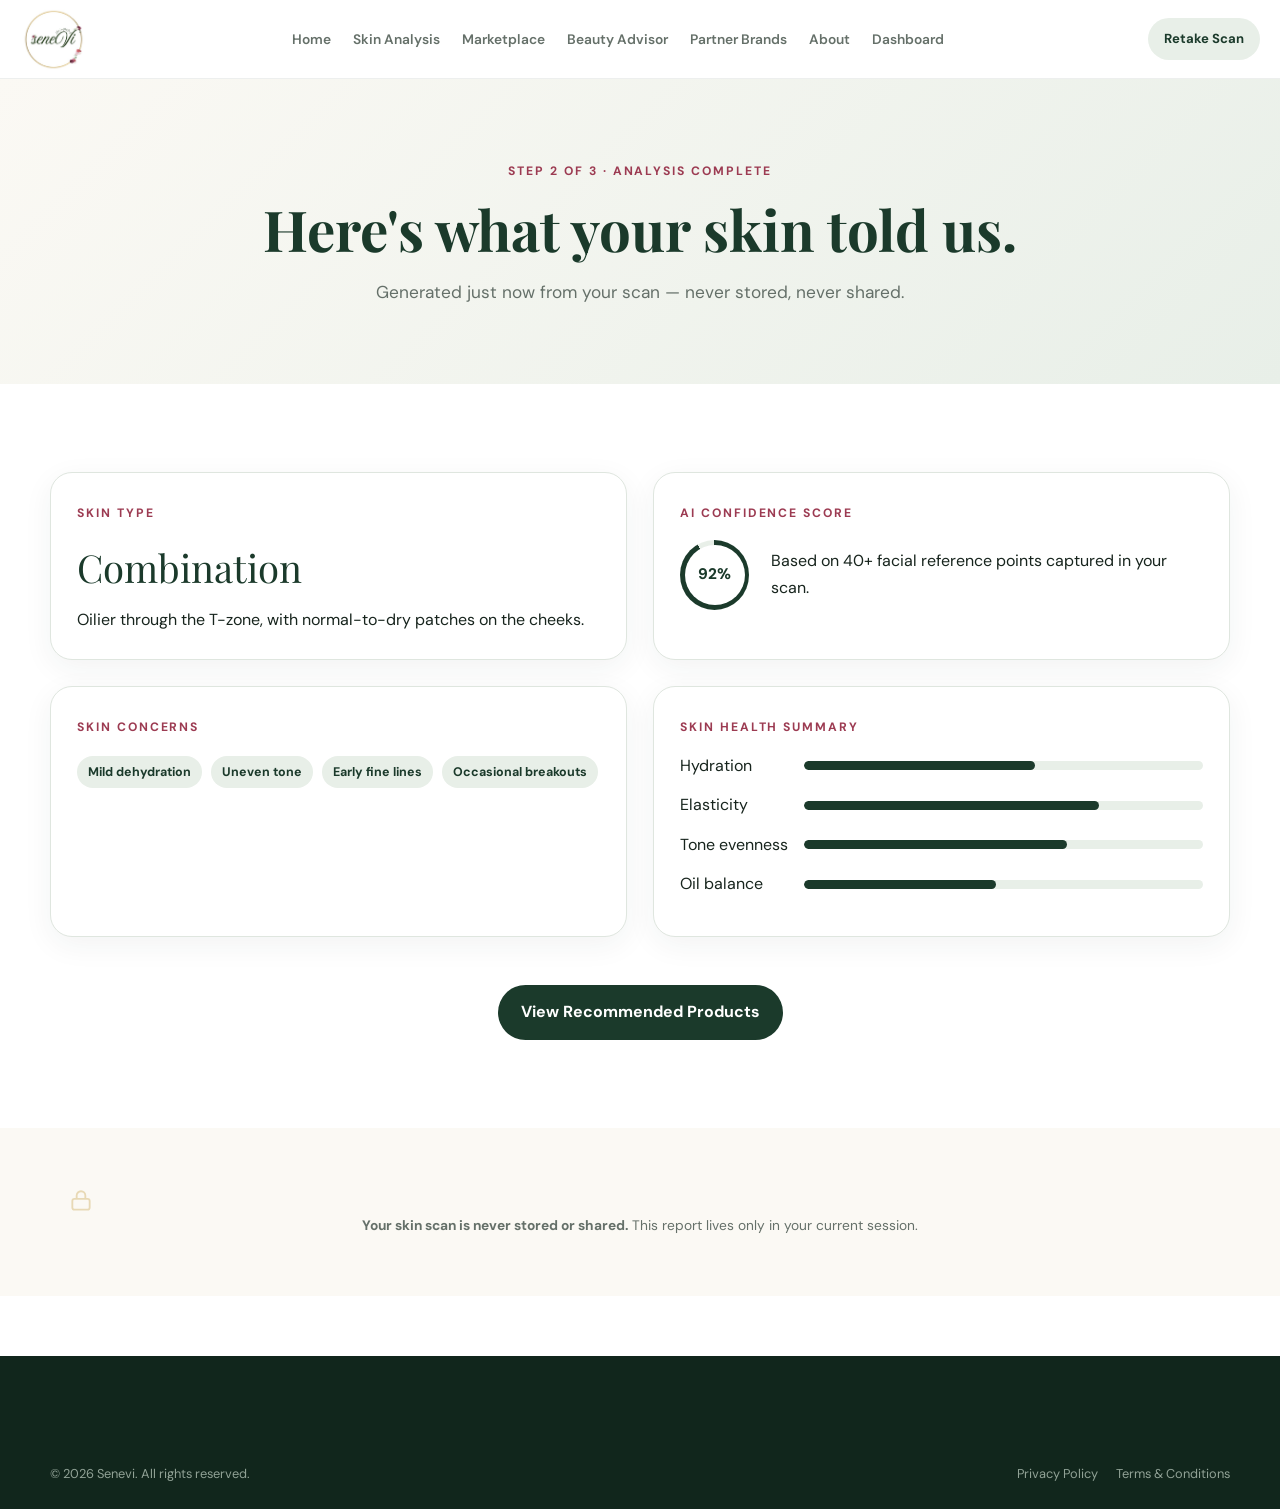
<file: results.html>
<!DOCTYPE html>
<html lang="en">
<head>
<meta charset="UTF-8">
<meta name="viewport" content="width=device-width, initial-scale=1.0">
<title>Your Skin Analysis Results | Senevi</title>
<link rel="stylesheet" href="assets/style.css">
<link rel="icon" type="image/jpeg" href="assets/images/senevi-logo.jpeg">
</head>
<body>

<nav class="site-nav">
  <div class="nav-inner">
    <a href="index.html" class="brand" aria-label="Senevi home">
      <img src="assets/images/senevi-logo.jpeg" alt="Senevi — Where Love Meets Beauty" class="site-logo">
    </a>
    <div class="nav-links">
      <a href="index.html">Home</a>
      <a href="analysis.html">Skin Analysis</a>
      <a href="marketplace.html">Marketplace</a>
      <a href="advisor.html">Beauty Advisor</a>
      <a href="partners.html">Partner Brands</a>
      <a href="about.html">About</a>
      <a href="dashboard.html">Dashboard</a>
    </div>
    <div class="nav-cta">
      <a href="analysis.html" class="btn btn-ghost btn-sm mobile-hide">Retake Scan</a>
      <button class="nav-toggle" aria-label="Menu"><span></span><span></span><span></span></button>
    </div>
  </div>
</nav>

<header class="page-hero">
  <div class="container">
    <span class="eyebrow">Step 2 of 3 · Analysis Complete</span>
    <h1>Here's what your skin told us.</h1>
    <p class="lede">Generated just now from your scan — never stored, never shared.</p>
  </div>
</header>

<section class="section">
  <div class="container">
    <div class="result-grid">

      <div class="result-card reveal">
        <span class="eyebrow">Skin Type</span>
        <div class="result-value">Combination</div>
        <p style="margin-top:8px;">Oilier through the T-zone, with normal-to-dry patches on the cheeks.</p>
      </div>

      <div class="result-card reveal">
        <span class="eyebrow">AI Confidence Score</span>
        <div class="confidence-wrap">
          <div class="dial" data-dial="92" data-size="70"></div>
          <p>Based on 40+ facial reference points captured in your scan.</p>
        </div>
      </div>

      <div class="result-card reveal">
        <span class="eyebrow">Skin Concerns</span>
        <div class="concern-tags">
          <span class="pill">Mild dehydration</span>
          <span class="pill">Uneven tone</span>
          <span class="pill">Early fine lines</span>
          <span class="pill">Occasional breakouts</span>
        </div>
      </div>

      <div class="result-card reveal">
        <span class="eyebrow">Skin Health Summary</span>
        <div class="summary-bars">
          <div class="bar-row"><span>Hydration</span><div class="bar-track"><div class="bar-fill" style="width:58%"></div></div></div>
          <div class="bar-row"><span>Elasticity</span><div class="bar-track"><div class="bar-fill" style="width:74%"></div></div></div>
          <div class="bar-row"><span>Tone evenness</span><div class="bar-track"><div class="bar-fill" style="width:66%"></div></div></div>
          <div class="bar-row"><span>Oil balance</span><div class="bar-track"><div class="bar-fill" style="width:48%"></div></div></div>
        </div>
      </div>

    </div>

    <div style="text-align:center; margin-top:48px;">
      <a href="marketplace.html" class="btn btn-primary">View Recommended Products</a>
    </div>
  </div>
</section>

<section class="section-tight" style="background:var(--ivory);">
  <div class="container privacy-strip" style="margin-top:0;">
    <svg width="26" height="26" viewBox="0 0 24 24" fill="none" stroke="#E8D9B5" stroke-width="1.7"><rect x="4" y="10" width="16" height="10" rx="2"/><path d="M8 10V7a4 4 0 018 0v3"/></svg>
    <p><b>Your skin scan is never stored or shared.</b> This report lives only in your current session.</p>
  </div>
</section>

<div style="height:60px"></div>

<footer class="site-footer">
  <div class="container">
    <div class="footer-bottom" style="border-top:none; padding-top:0;">
      <span>© 2026 Senevi. All rights reserved.</span>
      <span style="display:flex; gap:18px;"><a href="#">Privacy Policy</a><a href="#">Terms & Conditions</a></span>
    </div>
  </div>
</footer>

<script src="assets/main.js"></script>
</body>
</html>
</file>
<file: assets/style.css>
@import url('https://fonts.googleapis.com/css2?family=DM+Sans:wght@400;500;600;700&family=Playfair+Display:ital,wght@0,600;1,600&display=swap');

:root{--forest:#1b3a2b;--forest-2:#28523d;--sage:#7c9b82;--sage-tint:#e8efe8;--blush:#f2d9dc;--rose:#9c3b52;--gold:#b38a43;--ivory:#fbf9f4;--paper:#fff;--ink:#17241d;--ink-soft:#657069;--line:#dfe6df;--shadow:0 18px 55px rgba(27,58,43,.12);--radius:22px}
*{box-sizing:border-box;margin:0;padding:0}html{scroll-behavior:smooth}body{font-family:'DM Sans',Arial,sans-serif;color:var(--ink);background:var(--paper);line-height:1.65}a{color:inherit;text-decoration:none}button,input,select{font:inherit}button{cursor:pointer}svg{display:block;max-width:100%}.container{width:min(1180px,calc(100% - 40px));margin:auto}.section{padding:88px 0}.section-tight{padding:42px 0}.grid-2,.grid-3,.grid-4,.split,.steps-grid,.result-grid{display:grid;gap:26px}.grid-2,.split{grid-template-columns:repeat(2,minmax(0,1fr))}.grid-3{grid-template-columns:repeat(3,minmax(0,1fr))}.grid-4,.steps-grid{grid-template-columns:repeat(4,minmax(0,1fr))}h1,h2,h3{font-family:'Playfair Display',Georgia,serif;line-height:1.16;color:var(--forest)}h1{font-size:clamp(2.5rem,5vw,5rem)}h2{font-size:clamp(2rem,3.6vw,3.3rem)}h3{font-size:1.3rem}.lede{font-size:1.08rem;color:var(--ink-soft);max-width:720px}.eyebrow{display:inline-block;color:var(--rose);font-size:.76rem;font-weight:700;letter-spacing:.16em;text-transform:uppercase}.pill{display:inline-flex;align-items:center;padding:6px 11px;border-radius:99px;background:var(--sage-tint);color:var(--forest);font-size:.78rem;font-weight:700}.stars{color:var(--gold);font-size:.86rem}.price{font-weight:800;color:var(--forest)}
.site-nav{position:sticky;top:0;z-index:100;background:rgba(255,255,255,.92);backdrop-filter:blur(18px);border-bottom:1px solid rgba(27,58,43,.08)}.nav-inner{width:min(1240px,calc(100% - 32px));height:78px;margin:auto;display:flex;align-items:center;justify-content:space-between;gap:20px}.brand{display:flex;align-items:center;gap:11px}.brand-mark{width:42px;height:42px;border-radius:50%;display:grid;place-items:center;background:var(--forest);color:#fff;font-family:'Playfair Display';font-size:1.4rem}.brand-name,.brand-tag{display:block}.brand-name{font-family:'Playfair Display';font-size:1.35rem;color:var(--forest);line-height:1}.brand-tag{font-size:.62rem;color:var(--rose);letter-spacing:.06em;margin-top:4px}.nav-links{display:flex;align-items:center;gap:22px}.nav-links a{font-size:.86rem;color:var(--ink-soft);font-weight:600;position:relative}.nav-links a:hover,.nav-links a.active{color:var(--forest)}.nav-links a.active:after{content:'';position:absolute;left:0;right:0;bottom:-12px;height:2px;background:var(--gold)}.nav-cta{display:flex;align-items:center;gap:12px}.nav-toggle{display:none;border:0;background:transparent;width:42px;height:42px;padding:10px}.nav-toggle span{display:block;height:2px;background:var(--forest);margin:5px 0;transition:.25s}
.btn{display:inline-flex;justify-content:center;align-items:center;gap:8px;border-radius:999px;padding:13px 22px;border:1px solid transparent;font-weight:700;transition:.2s}.btn:hover{transform:translateY(-2px);box-shadow:0 10px 25px rgba(27,58,43,.14)}.btn-primary{background:var(--forest);color:#fff}.btn-ghost{background:var(--sage-tint);color:var(--forest)}.btn-outline-gold{border-color:var(--gold);color:var(--forest);background:transparent}.btn-gold{background:var(--gold);color:#fff}.btn-sm{padding:9px 15px;font-size:.82rem}.btn-block{width:100%}
.hero{overflow:hidden;background:linear-gradient(120deg,var(--ivory),#fff 55%,var(--sage-tint));padding:100px 0 90px}.hero-grid{display:grid;grid-template-columns:1.15fr .85fr;gap:70px;align-items:center}.hero-copy h1{margin:18px 0 24px}.hero-copy h1 em{color:var(--rose)}.hero-actions{display:flex;gap:14px;flex-wrap:wrap;margin-top:30px}.hero-note{display:flex;align-items:center;gap:8px;margin-top:22px;color:var(--ink-soft);font-size:.83rem}.hero-visual{position:relative;min-height:470px;display:grid;place-items:center}.hero-ring{width:min(410px,80vw);aspect-ratio:1;border:1px solid var(--gold);border-radius:50%;padding:24px;box-shadow:var(--shadow)}.hero-photo{width:100%;height:100%;border-radius:50%;display:grid;place-items:center;background:linear-gradient(145deg,var(--blush),var(--sage-tint))}.hero-photo svg{width:70%}.hero-badge{position:absolute;right:0;bottom:36px;background:#fff;padding:14px 18px;border-radius:18px;display:flex;gap:12px;align-items:center;box-shadow:var(--shadow)}.hero-badge span,.hero-badge b{display:block}.hero-badge span{font-size:.75rem;color:var(--ink-soft)}.hero-badge b{font-size:1.1rem;color:var(--forest)}
.page-hero{text-align:center;background:linear-gradient(135deg,var(--ivory),var(--sage-tint));padding:78px 0}.page-hero h1{font-size:clamp(2.3rem,4.4vw,4rem);margin:13px 0 16px}.page-hero .lede{margin:auto}.brand-strip{padding:24px 0;background:var(--forest);color:#fff}.brand-strip .container{display:flex;gap:30px;align-items:center;justify-content:space-between}.strip-label{font-size:.72rem;letter-spacing:.12em;text-transform:uppercase;color:#d9e4da}.strip-logos{display:flex;gap:28px;flex-wrap:wrap;font-family:'Playfair Display';opacity:.9}
.step-card,.mission-card,.result-card,.stat-card,.testimonial-card,.advisor-card,.review-card{background:#fff;border:1px solid var(--line);border-radius:var(--radius);padding:26px;box-shadow:0 8px 30px rgba(27,58,43,.06)}.step-card h3{margin:18px 0 8px}.step-num,.badge-circle{width:54px;height:54px;border-radius:50%;background:var(--sage-tint);display:grid;place-items:center}.testimonial-track{display:grid;grid-template-columns:repeat(3,minmax(0,1fr));gap:24px}.testimonial-stars{color:var(--gold);margin-bottom:12px}.testimonial-person{display:flex;align-items:center;gap:11px;margin-top:18px}.avatar{border-radius:50%;background:var(--blush);color:var(--rose);display:inline-grid;place-items:center;font-weight:800}.cta-band{background:var(--forest);color:#fff;padding:64px 0}.cta-band h2{color:#fff}.privacy-strip{text-align:center;padding:18px;background:var(--ivory);color:var(--ink-soft);font-size:.86rem}
.site-footer{background:#11261c;color:#d9e2dc;padding:65px 0 24px}.footer-grid{display:grid;grid-template-columns:1.5fr repeat(3,1fr);gap:42px}.footer-brand p{margin:16px 0;max-width:330px}.footer-col h4{color:#fff;margin-bottom:14px}.footer-col a{display:block;color:#b8c6bd;margin:8px 0;font-size:.88rem}.social-row{display:flex;gap:10px}.social-row a{width:34px;height:34px;border:1px solid #496052;border-radius:50%;display:grid;place-items:center}.footer-bottom{border-top:1px solid #31473a;margin-top:42px;padding-top:20px;display:flex;justify-content:space-between;font-size:.8rem;color:#91a296}
.ring-frame{border:1px solid var(--gold);border-radius:50%;padding:16px}.market-layout{display:grid;grid-template-columns:250px 1fr;gap:34px}.filters{position:sticky;top:100px;height:max-content;background:var(--ivory);border-radius:20px;padding:22px}.filter-group+ .filter-group{margin-top:24px}.filter-title{font-weight:800;color:var(--forest);margin-bottom:10px}.chip-row{display:flex;flex-wrap:wrap;gap:8px}.chip{border:1px solid var(--line);background:#fff;color:var(--ink-soft);padding:7px 11px;border-radius:99px;font-size:.76rem}.chip.active{background:var(--forest);color:#fff;border-color:var(--forest)}input[type=range]{width:100%;accent-color:var(--forest)}.range-row,.results-topbar{display:flex;justify-content:space-between;align-items:center}.results-topbar{margin-bottom:20px}.select-sm{padding:10px 12px;border:1px solid var(--line);border-radius:12px;background:#fff}.product-card{display:flex;flex-direction:column;border:1px solid var(--line);border-radius:20px;background:#fff;overflow:hidden;transition:.25s}.product-card:hover{transform:translateY(-5px);box-shadow:var(--shadow)}.product-media{height:190px;background:linear-gradient(145deg,var(--ivory),var(--sage-tint));display:grid;place-items:center;position:relative}.product-media svg{width:42%;height:70%}.match-dial{position:absolute;top:14px;right:14px}.product-body{padding:20px}.product-brand{font-size:.72rem;text-transform:uppercase;letter-spacing:.1em;color:var(--rose);font-weight:700}.product-name{display:block;font-family:'Playfair Display';font-size:1.17rem;color:var(--forest);margin:4px 0 10px}.product-benefits{display:flex;gap:7px;flex-wrap:wrap}.product-meta{display:flex;justify-content:space-between;margin-top:14px}.product-actions{padding:0 20px 20px;display:grid;gap:8px}
.scan-wrap{display:grid;grid-template-columns:1fr .85fr;gap:70px;align-items:start}.scan-frame{height:430px;background:linear-gradient(135deg,var(--sage-tint),var(--blush));border-radius:28px;display:grid;place-items:center;position:relative;overflow:hidden}.scan-frame .face{width:52%;max-height:320px}.scan-corner{position:absolute;width:60px;height:60px;border-color:var(--forest);border-style:solid}.tl{left:24px;top:24px;border-width:3px 0 0 3px}.tr{right:24px;top:24px;border-width:3px 3px 0 0}.bl{left:24px;bottom:24px;border-width:0 0 3px 3px}.br{right:24px;bottom:24px;border-width:0 3px 3px 0}.scan-line{position:absolute;left:10%;right:10%;height:2px;background:var(--rose);box-shadow:0 0 14px var(--rose);animation:scan 2.5s ease-in-out infinite}@keyframes scan{0%,100%{top:20%}50%{top:80%}}.scan-status{text-align:center;color:var(--ink-soft);margin:12px}.scan-actions{display:flex;justify-content:center;gap:12px}.upload-drop{margin-top:18px;border:1px dashed var(--sage);border-radius:16px;padding:18px;text-align:center;color:var(--ink-soft)}.bloom-track{height:8px;background:var(--sage-tint);border-radius:99px;overflow:hidden}.bloom-fill{height:100%;width:0;background:var(--forest);transition:width 2.7s}.bloom-steps{display:flex;justify-content:space-between;gap:8px;font-size:.68rem;color:var(--ink-soft);margin-top:8px}
.result-grid{grid-template-columns:repeat(2,minmax(0,1fr))}.result-value{font-family:'Playfair Display';font-size:2.4rem;color:var(--forest);margin-top:10px}.confidence-wrap{display:flex;align-items:center;gap:22px;margin-top:14px}.concern-tags{display:flex;flex-wrap:wrap;gap:9px;margin-top:16px}.bar-row{display:grid;grid-template-columns:110px 1fr;gap:14px;align-items:center;margin:13px 0}.bar-track{height:9px;border-radius:99px;background:var(--sage-tint);overflow:hidden}.bar-fill{height:100%;background:var(--forest);border-radius:99px}.compare-table-wrap{overflow:auto;border:1px solid var(--line);border-radius:20px}.compare{width:100%;border-collapse:collapse;min-width:760px}.compare th,.compare td{padding:18px;border-bottom:1px solid var(--line);text-align:left}.compare thead{background:var(--forest);color:#fff}.compare thead th{color:#fff;font-family:'Playfair Display'}.hero-cell{font-weight:800;color:var(--forest);background:var(--ivory)}
.pd-layout{display:grid;grid-template-columns:.9fr 1.1fr;gap:60px;align-items:start}.pd-gallery-main{height:530px;border-radius:28px;background:linear-gradient(145deg,var(--ivory),var(--sage-tint));display:grid;place-items:center}.pd-gallery-main svg{width:48%;height:70%}.pd-thumbs{display:flex;gap:12px;margin-top:14px}.pd-thumbs>div{width:78px;height:78px;border:1px solid var(--line);border-radius:14px;display:grid;place-items:center}.pd-thumbs>div.active{border-color:var(--gold)}.pd-thumbs svg{width:65%;height:65%}.tabs{display:flex;gap:8px;flex-wrap:wrap;border-bottom:1px solid var(--line);margin-top:34px}.tab-btn{border:0;background:transparent;padding:12px 8px;color:var(--ink-soft);font-weight:700}.tab-btn.active{color:var(--forest);border-bottom:2px solid var(--gold)}.tab-panel{display:none;padding:20px 0}.tab-panel.active{display:block}
.advisor-layout{display:grid;grid-template-columns:320px 1fr;gap:34px}.advisor-card{display:flex;align-items:center;gap:14px;margin-bottom:14px}.advisor-status{font-size:.76rem;color:#2e8b57}.chat-window{border:1px solid var(--line);border-radius:22px;overflow:hidden;box-shadow:var(--shadow)}.chat-messages{height:430px;overflow:auto;padding:24px;background:var(--ivory)}.msg{max-width:78%;padding:12px 15px;border-radius:16px;margin-bottom:12px}.msg.bot{background:#fff;border:1px solid var(--line)}.msg.user{background:var(--forest);color:#fff;margin-left:auto}.chat-input-row{display:flex;gap:10px;padding:14px;background:#fff}.chat-input-row input{flex:1;border:1px solid var(--line);border-radius:999px;padding:11px 16px}.chat-input-row button{border:0;background:var(--forest);color:#fff;border-radius:999px;padding:0 20px}
.dash-layout{display:grid;grid-template-columns:220px 1fr;gap:38px}.dash-nav{position:sticky;top:105px;height:max-content;display:flex;flex-direction:column;border:1px solid var(--line);border-radius:18px;padding:10px}.dash-nav a{padding:10px 12px;border-radius:10px;font-size:.86rem;color:var(--ink-soft)}.dash-nav a.active,.dash-nav a:hover{background:var(--sage-tint);color:var(--forest);font-weight:700}.dash-section{margin-bottom:52px;scroll-margin-top:110px}.dash-section h2{font-size:1.8rem;margin-bottom:22px}.stat-value{font-size:2rem;font-weight:800;color:var(--forest)}.stat-label{font-size:.82rem;color:var(--ink-soft)}.timeline-row{display:flex;align-items:center;gap:14px;padding:18px 0;border-bottom:1px solid var(--line)}.timeline-dot{width:12px;height:12px;border-radius:50%;background:var(--gold);box-shadow:0 0 0 6px #f5ecd8}.dial{display:grid;place-items:center;font-weight:800;color:var(--forest)}
.reveal{opacity:0;transform:translateY(18px);transition:.6s ease}.reveal.visible{opacity:1;transform:none}.toast{position:fixed;left:50%;bottom:28px;transform:translate(-50%,20px);background:var(--forest);color:#fff;padding:12px 18px;border-radius:999px;opacity:0;pointer-events:none;transition:.25s;z-index:999}.toast.show{opacity:1;transform:translate(-50%,0)}
@media(max-width:980px){.nav-links{position:fixed;left:16px;right:16px;top:86px;background:#fff;border:1px solid var(--line);border-radius:18px;padding:18px;display:none;flex-direction:column;align-items:stretch;box-shadow:var(--shadow)}.nav-links.open{display:flex}.nav-links a.active:after{display:none}.nav-toggle{display:block}.mobile-hide{display:none!important}.hero-grid,.scan-wrap,.pd-layout{grid-template-columns:1fr}.hero-visual{min-height:390px}.grid-4,.steps-grid{grid-template-columns:repeat(2,1fr)}.grid-3,.testimonial-track{grid-template-columns:repeat(2,1fr)}.market-layout,.dash-layout{grid-template-columns:1fr}.filters,.dash-nav{position:static}.dash-nav{flex-direction:row;overflow:auto}.advisor-layout{grid-template-columns:1fr}.footer-grid{grid-template-columns:repeat(2,1fr)}}
@media(max-width:650px){.container{width:min(100% - 26px,1180px)}.section{padding:62px 0}.hero{padding:70px 0}.hero-visual{min-height:320px}.hero-badge{right:4px;bottom:8px}.grid-2,.grid-3,.grid-4,.split,.steps-grid,.result-grid,.testimonial-track{grid-template-columns:1fr}.brand-strip .container,.footer-bottom{align-items:flex-start;flex-direction:column}.strip-logos{gap:12px 18px}.footer-grid{grid-template-columns:1fr}.scan-frame{height:330px}.bloom-steps{display:none}.results-topbar{align-items:flex-start;gap:12px;flex-direction:column}.pd-gallery-main{height:390px}.chat-messages{height:360px}.page-hero{padding:58px 0}}

/* Senevi official floral logo */
.site-logo{
  display:block;
  width:auto;
  height:68px;
  max-width:190px;
  object-fit:contain;
  mix-blend-mode:multiply;
  transition:transform .25s ease,filter .25s ease;
}
.brand:hover .site-logo{transform:scale(1.025);filter:drop-shadow(0 5px 12px rgba(27,58,43,.12))}
.hero-photo{overflow:hidden;background:#fff}
.hero-logo-image{width:100%;height:100%;object-fit:cover;border-radius:50%;mix-blend-mode:multiply}
.about-logo-circle{width:300px;height:300px;border-radius:50%;overflow:hidden;background:#fff;display:grid;place-items:center}
.about-logo-circle img{width:100%;height:100%;object-fit:cover;mix-blend-mode:multiply}
@media(max-width:650px){
  .nav-inner{height:70px}
  .site-logo{height:58px;max-width:145px}
  .nav-links{top:78px}
  .about-logo-circle{width:245px;height:245px}
}
</file>
